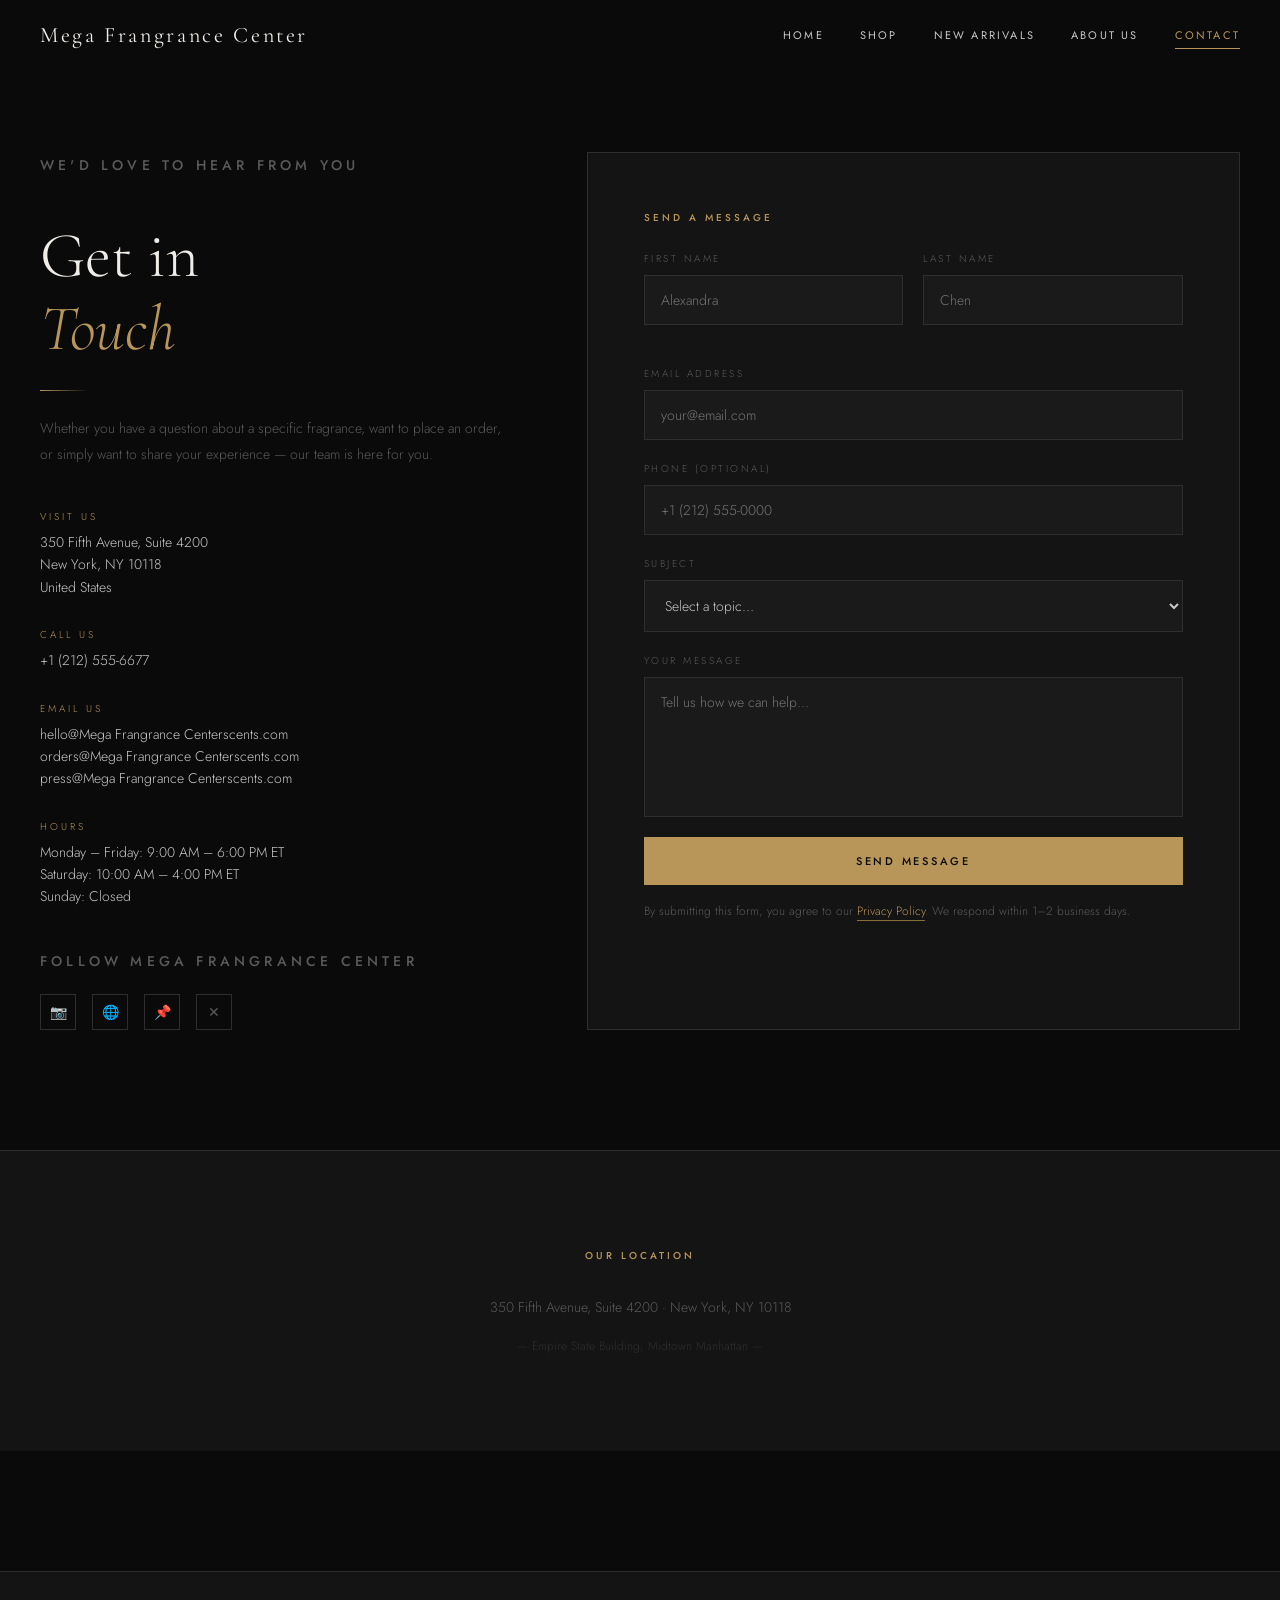
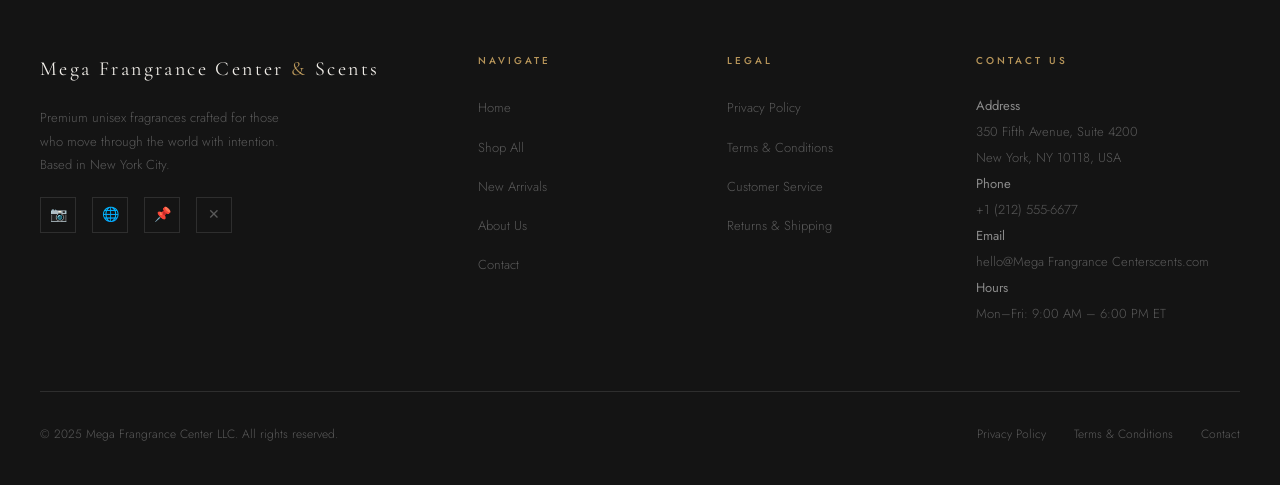
<file: contact.html>
<!DOCTYPE html>
<html lang="en">
<head>
  <meta charset="UTF-8">
  <meta name="viewport" content="width=device-width, initial-scale=1.0">
  <meta name="description" content="Contact Mega Frangrance Center — reach our team in New York for orders, inquiries, and press.">
  <title>Contact Us — Mega Frangrance Center</title>
  <link rel="icon" type="image/svg+xml" href="data:image/svg+xml,%3Csvg xmlns='http://www.w3.org/2000/svg' viewBox='0 0 32 32'%3E%3Ccircle cx='16' cy='16' r='15' fill='%230a0a0a' stroke='%23b8965a' stroke-width='1.5'/%3E%3Ctext x='50%25' y='55%25' text-anchor='middle' dominant-baseline='middle' fill='%23b8965a' font-size='14' font-family='Georgia,serif'%3EÆ%3C/text%3E%3C/svg%3E">
  <link rel="stylesheet" href="style.css">
</head>
<body>

<!-- ── HEADER ── -->
<header id="site-header">
  <div class="header-inner">
    <a href="index.html" class="logo">Mega Frangrance Center</a>
    <nav class="nav-links">
      <a href="index.html">Home</a>
      <a href="shop.html">Shop</a>
      <a href="new-arrivals.html">New Arrivals</a>
      <a href="about.html">About Us</a>
      <a href="contact.html">Contact</a>
    </nav>
    <button class="hamburger" id="hamburger-btn" aria-label="Open menu">
      <span></span><span></span><span></span>
    </button>
  </div>
</header>
<nav class="mobile-nav" id="mobile-nav">
  <a href="index.html">Home</a>
  <a href="shop.html">Shop</a>
  <a href="new-arrivals.html">New Arrivals</a>
  <a href="about.html">About Us</a>
  <a href="contact.html">Contact</a>
</nav>

<!-- ── CONTACT ── -->
<section class="contact-section">
  <div class="container">
    <div class="contact-layout">

      <!-- Left: Info -->
      <div class="contact-info fade-in">
        <p class="section-label">We'd Love to Hear From You</p>
        <h1>Get in<br><em style="font-style:italic;color:var(--gold)">Touch</em></h1>
        <div class="gold-divider"></div>
        <p>Whether you have a question about a specific fragrance, want to place an order, or simply want to share your experience — our team is here for you.</p>

        <div class="contact-detail">
          <div class="contact-item">
            <span>Visit Us</span>
            <p>350 Fifth Avenue, Suite 4200<br>New York, NY 10118<br>United States</p>
          </div>
          <div class="contact-item">
            <span>Call Us</span>
            <p>+1 (212) 555-6677</p>
          </div>
          <div class="contact-item">
            <span>Email Us</span>
            <p>hello@Mega Frangrance Centerscents.com<br>orders@Mega Frangrance Centerscents.com<br>press@Mega Frangrance Centerscents.com</p>
          </div>
          <div class="contact-item">
            <span>Hours</span>
            <p>Monday – Friday: 9:00 AM – 6:00 PM ET<br>Saturday: 10:00 AM – 4:00 PM ET<br>Sunday: Closed</p>
          </div>
        </div>

        <div style="margin-top:40px;">
          <p class="section-label" style="margin-bottom:12px;">Follow Mega Frangrance Center</p>
          <div class="social-links">
            <a href="contact.html" aria-label="Instagram" title="Instagram on Contact page">&#x1F4F7;</a>
            <a href="contact.html" aria-label="Facebook" title="Facebook on Contact page">&#x1F310;</a>
            <a href="contact.html" aria-label="Pinterest" title="Pinterest on Contact page">&#x1F4CC;</a>
            <a href="contact.html" aria-label="Twitter" title="Twitter on Contact page">&#x2715;</a>
          </div>
        </div>
      </div>

      <!-- Right: Form -->
      <div class="contact-form fade-in">
        <p class="section-label" style="margin-bottom:24px;">Send a Message</p>
        <form id="contact-form" novalidate>
          <div class="form-row">
            <div class="form-group">
              <label for="first-name">First Name</label>
              <input type="text" id="first-name" name="first-name" placeholder="Alexandra" required>
            </div>
            <div class="form-group">
              <label for="last-name">Last Name</label>
              <input type="text" id="last-name" name="last-name" placeholder="Chen" required>
            </div>
          </div>
          <div class="form-group">
            <label for="email">Email Address</label>
            <input type="email" id="email" name="email" placeholder="your@email.com" required>
          </div>
          <div class="form-group">
            <label for="phone">Phone (Optional)</label>
            <input type="tel" id="phone" name="phone" placeholder="+1 (212) 555-0000">
          </div>
          <div class="form-group">
            <label for="subject">Subject</label>
            <select id="subject" name="subject">
              <option value="">Select a topic…</option>
              <option value="order">Place an Order</option>
              <option value="product">Product Inquiry</option>
              <option value="returns">Returns &amp; Exchanges</option>
              <option value="wholesale">Wholesale</option>
              <option value="press">Press &amp; Media</option>
              <option value="other">Other</option>
            </select>
          </div>
          <div class="form-group">
            <label for="message">Your Message</label>
            <textarea id="message" name="message" placeholder="Tell us how we can help…" required></textarea>
          </div>
          <button type="submit" class="btn-dark" style="width:100%;padding:16px;font-size:11px;letter-spacing:0.25em;">Send Message</button>
          <p class="form-note">By submitting this form, you agree to our <a href="privacy.html" style="color:var(--gold);border-bottom:1px solid var(--gold-dark);">Privacy Policy</a>. We respond within 1–2 business days.</p>
        </form>
      </div>

    </div>
  </div>
</section>

<!-- ── MAP PLACEHOLDER ── -->
<section style="border-top:1px solid var(--border);background:var(--charcoal);">
  <div style="height:300px;display:flex;align-items:center;justify-content:center;flex-direction:column;gap:16px;">
    <p class="section-label">Our Location</p>
    <p style="font-size:14px;color:var(--muted);">350 Fifth Avenue, Suite 4200 · New York, NY 10118</p>
    <p style="font-size:12px;color:var(--border);">— Empire State Building, Midtown Manhattan —</p>
  </div>
</section>

<!-- ── FOOTER ── -->
<footer id="site-footer">
  <div class="container">
    <div class="footer-grid">
      <div class="footer-brand">
        <a href="index.html" class="logo">Mega Frangrance Center <span style="color:var(--gold)">&</span> Scents</a>
        <p>Premium unisex fragrances crafted for those who move through the world with intention. Based in New York City.</p>
        <div class="social-links">
          <a href="contact.html" aria-label="Instagram">&#x1F4F7;</a>
          <a href="contact.html" aria-label="Facebook">&#x1F310;</a>
          <a href="contact.html" aria-label="Pinterest">&#x1F4CC;</a>
          <a href="contact.html" aria-label="Twitter">&#x2715;</a>
        </div>
      </div>
      <div class="footer-col">
        <h4>Navigate</h4>
        <ul>
          <li><a href="index.html">Home</a></li>
          <li><a href="shop.html">Shop All</a></li>
          <li><a href="new-arrivals.html">New Arrivals</a></li>
          <li><a href="about.html">About Us</a></li>
          <li><a href="contact.html">Contact</a></li>
        </ul>
      </div>
      <div class="footer-col">
        <h4>Legal</h4>
        <ul>
          <li><a href="privacy.html">Privacy Policy</a></li>
          <li><a href="terms.html">Terms &amp; Conditions</a></li>
          <li><a href="contact.html">Customer Service</a></li>
          <li><a href="contact.html">Returns &amp; Shipping</a></li>
        </ul>
      </div>
      <div class="footer-col footer-contact">
        <h4>Contact Us</h4>
        <p><strong>Address</strong><br>350 Fifth Avenue, Suite 4200<br>New York, NY 10118, USA</p>
        <p><strong>Phone</strong><br>+1 (212) 555-6677</p>
        <p><strong>Email</strong><br>hello@Mega Frangrance Centerscents.com</p>
        <p><strong>Hours</strong><br>Mon–Fri: 9:00 AM – 6:00 PM ET</p>
      </div>
    </div>
    <div class="footer-bottom">
      <p>&copy; 2025 Mega Frangrance Center LLC. All rights reserved.</p>
      <div class="footer-bottom-links">
        <a href="privacy.html">Privacy Policy</a>
        <a href="terms.html">Terms &amp; Conditions</a>
        <a href="contact.html">Contact</a>
      </div>
    </div>
  </div>
</footer>

<script src="script.js"></script>
</body>
</html>
</file>
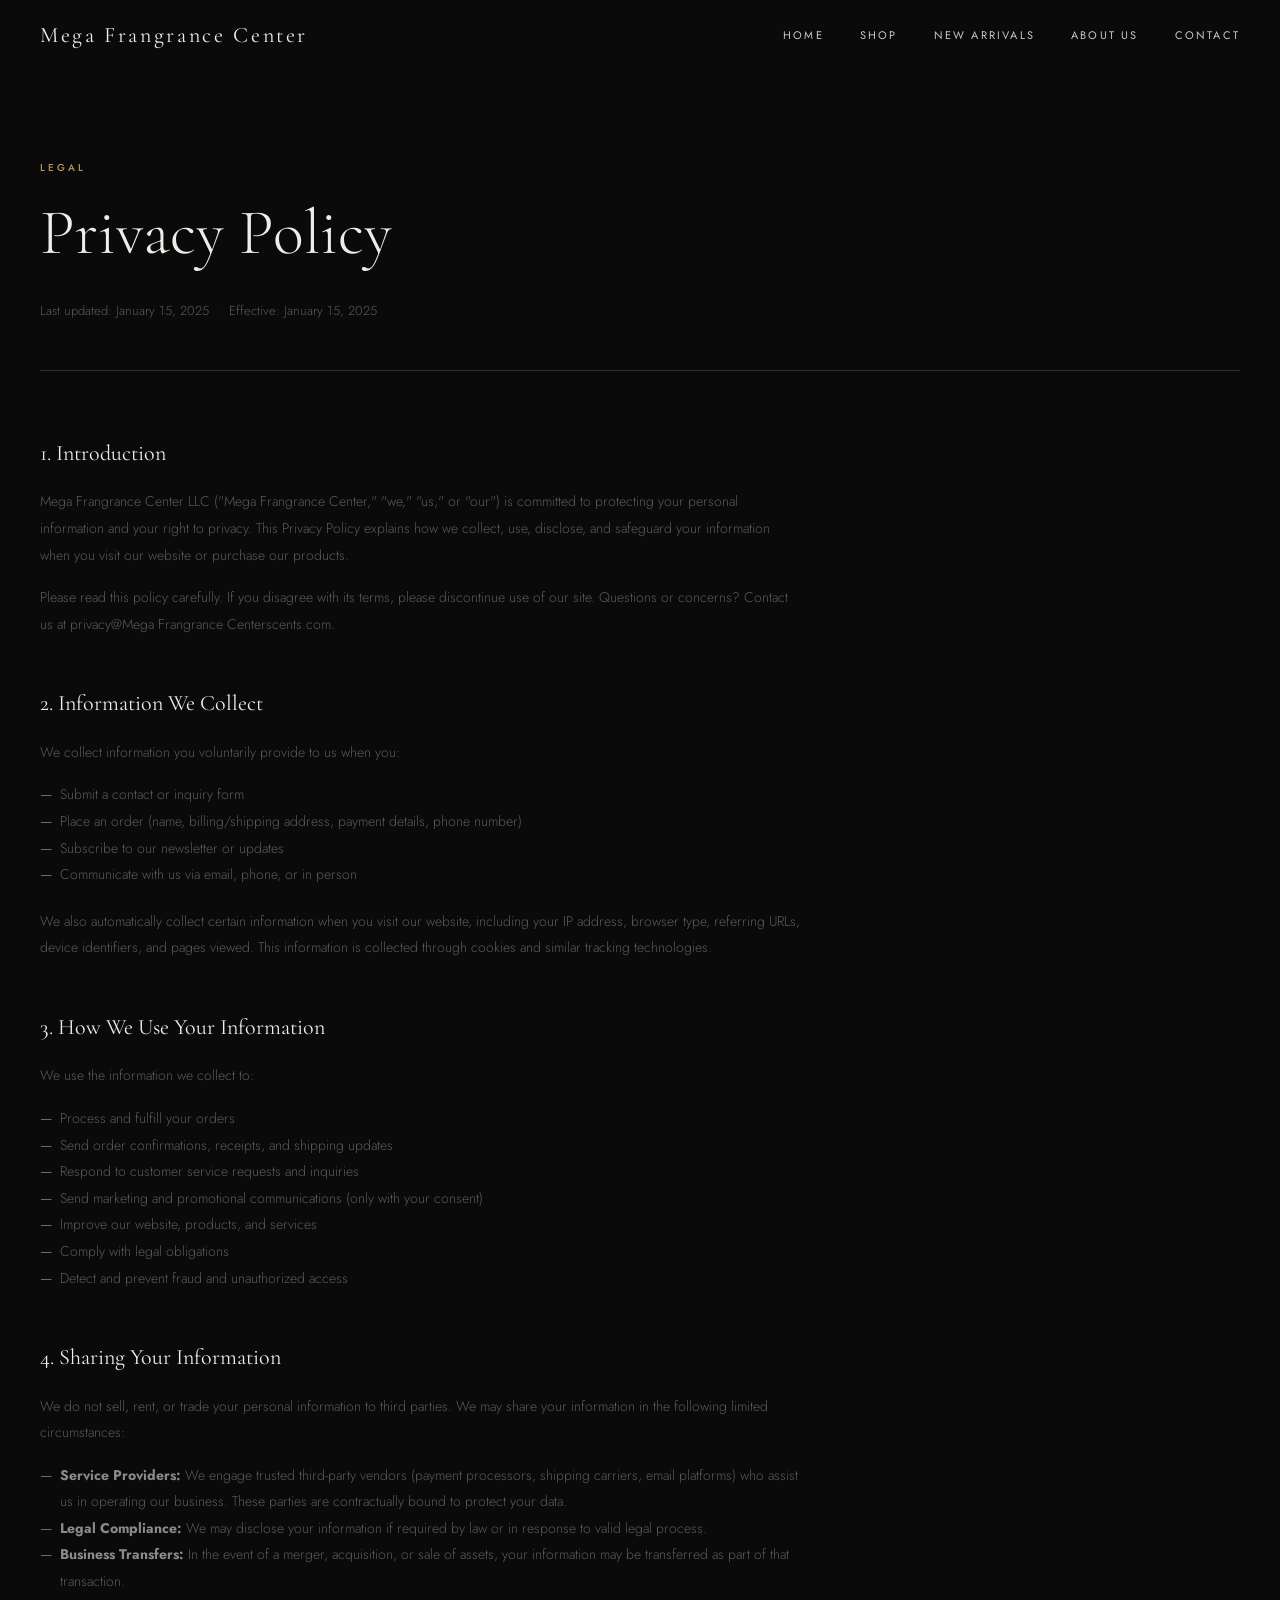
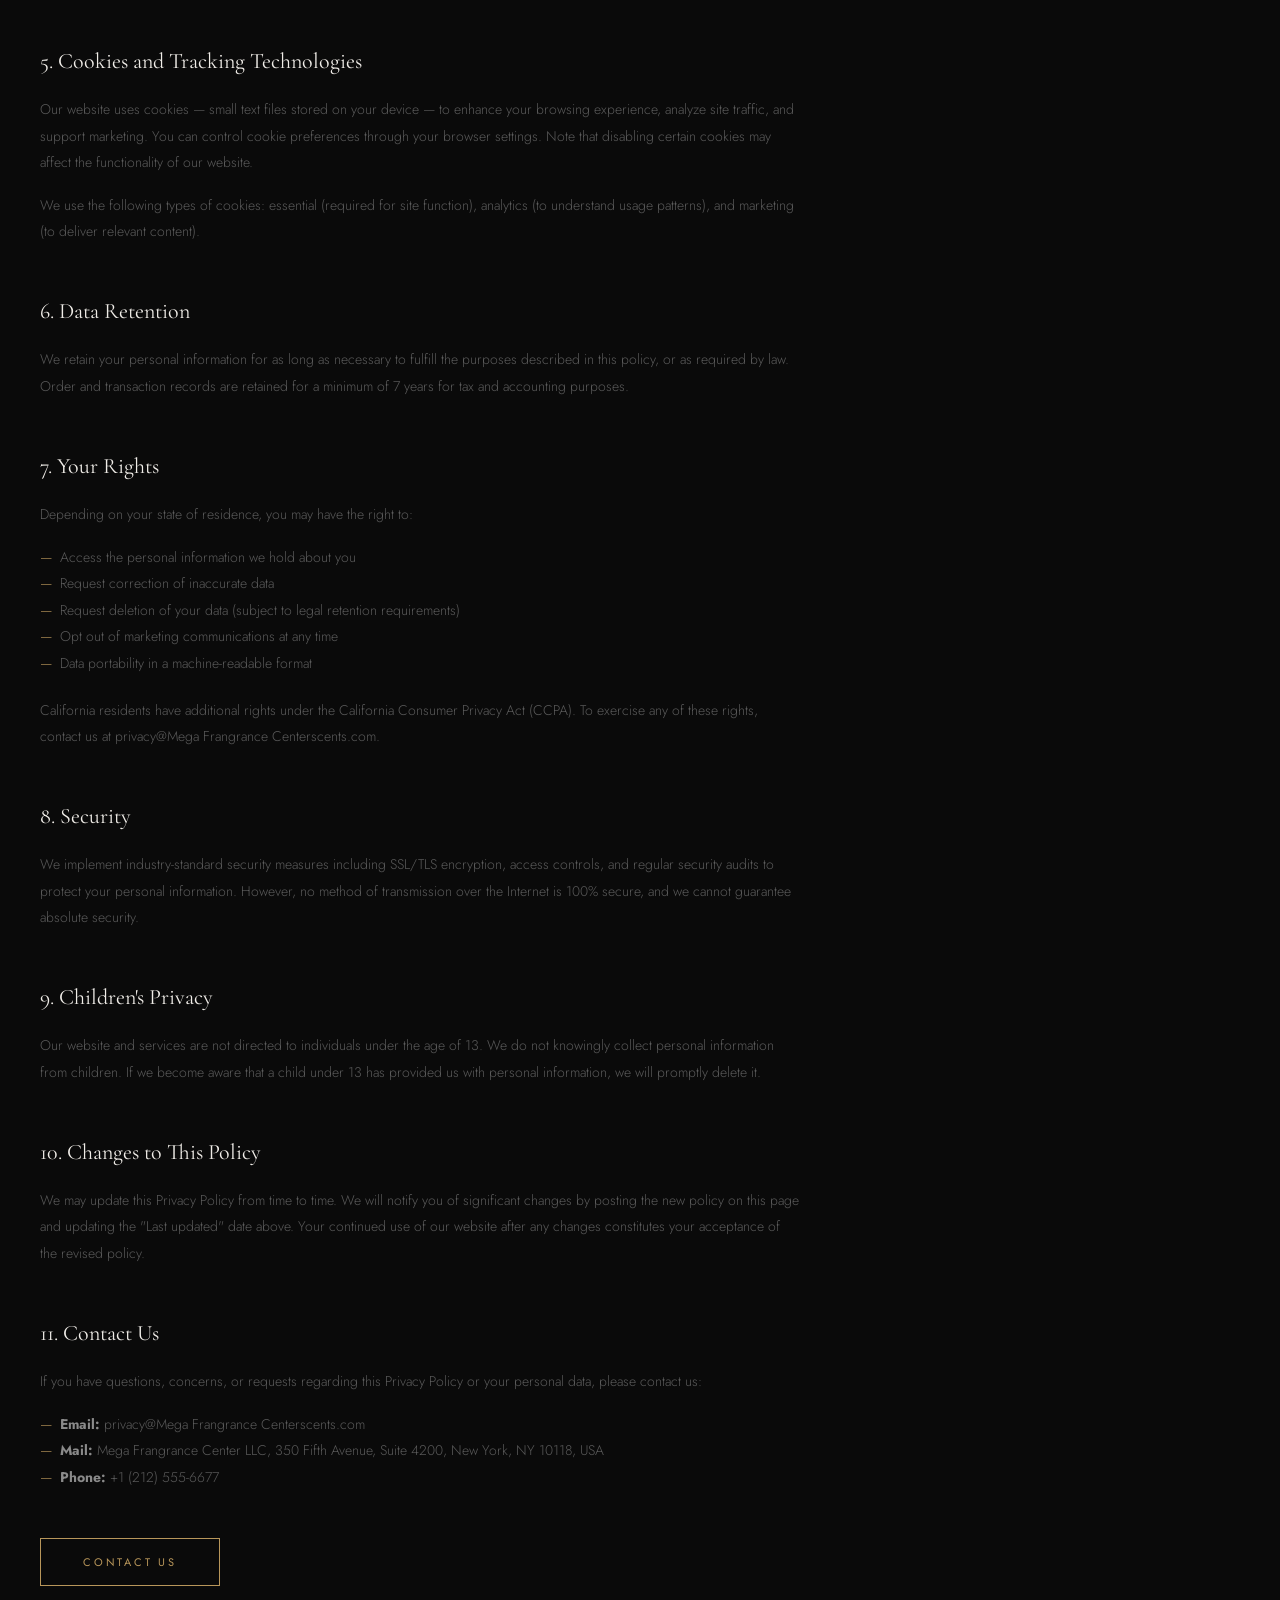
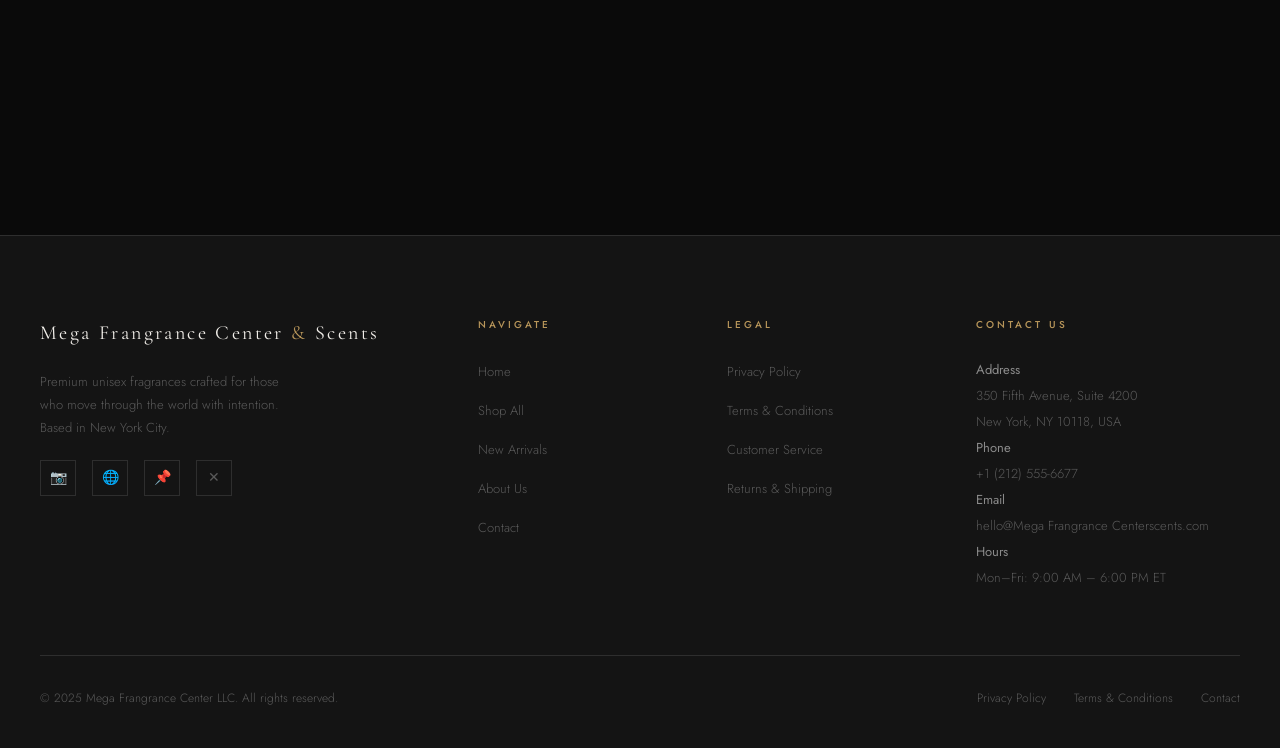
<file: privacy.html>
<!DOCTYPE html>
<html lang="en">
<head>
  <meta charset="UTF-8">
  <meta name="viewport" content="width=device-width, initial-scale=1.0">
  <meta name="description" content="Privacy Policy — Mega Frangrance Center. How we collect, use, and protect your personal information.">
  <title>Privacy Policy — Mega Frangrance Center</title>
  <link rel="icon" type="image/svg+xml" href="data:image/svg+xml,%3Csvg xmlns='http://www.w3.org/2000/svg' viewBox='0 0 32 32'%3E%3Ccircle cx='16' cy='16' r='15' fill='%230a0a0a' stroke='%23b8965a' stroke-width='1.5'/%3E%3Ctext x='50%25' y='55%25' text-anchor='middle' dominant-baseline='middle' fill='%23b8965a' font-size='14' font-family='Georgia,serif'%3EÆ%3C/text%3E%3C/svg%3E">
  <link rel="stylesheet" href="style.css">
</head>
<body>

<!-- ── HEADER ── -->
<header id="site-header">
  <div class="header-inner">
    <a href="index.html" class="logo">Mega Frangrance Center</a>
    <nav class="nav-links">
      <a href="index.html">Home</a>
      <a href="shop.html">Shop</a>
      <a href="new-arrivals.html">New Arrivals</a>
      <a href="about.html">About Us</a>
      <a href="contact.html">Contact</a>
    </nav>
    <button class="hamburger" id="hamburger-btn" aria-label="Open menu">
      <span></span><span></span><span></span>
    </button>
  </div>
</header>
<nav class="mobile-nav" id="mobile-nav">
  <a href="index.html">Home</a>
  <a href="shop.html">Shop</a>
  <a href="new-arrivals.html">New Arrivals</a>
  <a href="about.html">About Us</a>
  <a href="contact.html">Contact</a>
</nav>

<!-- ── LEGAL ── -->
<section class="legal-section">
  <div class="container">
    <div class="legal-header">
      <span class="section-label">Legal</span>
      <h1>Privacy Policy</h1>
      <p>Last updated: January 15, 2025 &nbsp;·&nbsp; Effective: January 15, 2025</p>
    </div>
    <div class="legal-content">

      <h2>1. Introduction</h2>
      <p>Mega Frangrance Center LLC ("Mega Frangrance Center," "we," "us," or "our") is committed to protecting your personal information and your right to privacy. This Privacy Policy explains how we collect, use, disclose, and safeguard your information when you visit our website or purchase our products.</p>
      <p>Please read this policy carefully. If you disagree with its terms, please discontinue use of our site. Questions or concerns? Contact us at privacy@Mega Frangrance Centerscents.com.</p>

      <h2>2. Information We Collect</h2>
      <p>We collect information you voluntarily provide to us when you:</p>
      <ul>
        <li>Submit a contact or inquiry form</li>
        <li>Place an order (name, billing/shipping address, payment details, phone number)</li>
        <li>Subscribe to our newsletter or updates</li>
        <li>Communicate with us via email, phone, or in person</li>
      </ul>
      <p>We also automatically collect certain information when you visit our website, including your IP address, browser type, referring URLs, device identifiers, and pages viewed. This information is collected through cookies and similar tracking technologies.</p>

      <h2>3. How We Use Your Information</h2>
      <p>We use the information we collect to:</p>
      <ul>
        <li>Process and fulfill your orders</li>
        <li>Send order confirmations, receipts, and shipping updates</li>
        <li>Respond to customer service requests and inquiries</li>
        <li>Send marketing and promotional communications (only with your consent)</li>
        <li>Improve our website, products, and services</li>
        <li>Comply with legal obligations</li>
        <li>Detect and prevent fraud and unauthorized access</li>
      </ul>

      <h2>4. Sharing Your Information</h2>
      <p>We do not sell, rent, or trade your personal information to third parties. We may share your information in the following limited circumstances:</p>
      <ul>
        <li><strong style="color:var(--silver)">Service Providers:</strong> We engage trusted third-party vendors (payment processors, shipping carriers, email platforms) who assist us in operating our business. These parties are contractually bound to protect your data.</li>
        <li><strong style="color:var(--silver)">Legal Compliance:</strong> We may disclose your information if required by law or in response to valid legal process.</li>
        <li><strong style="color:var(--silver)">Business Transfers:</strong> In the event of a merger, acquisition, or sale of assets, your information may be transferred as part of that transaction.</li>
      </ul>

      <h2>5. Cookies and Tracking Technologies</h2>
      <p>Our website uses cookies — small text files stored on your device — to enhance your browsing experience, analyze site traffic, and support marketing. You can control cookie preferences through your browser settings. Note that disabling certain cookies may affect the functionality of our website.</p>
      <p>We use the following types of cookies: essential (required for site function), analytics (to understand usage patterns), and marketing (to deliver relevant content).</p>

      <h2>6. Data Retention</h2>
      <p>We retain your personal information for as long as necessary to fulfill the purposes described in this policy, or as required by law. Order and transaction records are retained for a minimum of 7 years for tax and accounting purposes.</p>

      <h2>7. Your Rights</h2>
      <p>Depending on your state of residence, you may have the right to:</p>
      <ul>
        <li>Access the personal information we hold about you</li>
        <li>Request correction of inaccurate data</li>
        <li>Request deletion of your data (subject to legal retention requirements)</li>
        <li>Opt out of marketing communications at any time</li>
        <li>Data portability in a machine-readable format</li>
      </ul>
      <p>California residents have additional rights under the California Consumer Privacy Act (CCPA). To exercise any of these rights, contact us at privacy@Mega Frangrance Centerscents.com.</p>

      <h2>8. Security</h2>
      <p>We implement industry-standard security measures including SSL/TLS encryption, access controls, and regular security audits to protect your personal information. However, no method of transmission over the Internet is 100% secure, and we cannot guarantee absolute security.</p>

      <h2>9. Children's Privacy</h2>
      <p>Our website and services are not directed to individuals under the age of 13. We do not knowingly collect personal information from children. If we become aware that a child under 13 has provided us with personal information, we will promptly delete it.</p>

      <h2>10. Changes to This Policy</h2>
      <p>We may update this Privacy Policy from time to time. We will notify you of significant changes by posting the new policy on this page and updating the "Last updated" date above. Your continued use of our website after any changes constitutes your acceptance of the revised policy.</p>

      <h2>11. Contact Us</h2>
      <p>If you have questions, concerns, or requests regarding this Privacy Policy or your personal data, please contact us:</p>
      <ul>
        <li><strong style="color:var(--silver)">Email:</strong> privacy@Mega Frangrance Centerscents.com</li>
        <li><strong style="color:var(--silver)">Mail:</strong> Mega Frangrance Center LLC, 350 Fifth Avenue, Suite 4200, New York, NY 10118, USA</li>
        <li><strong style="color:var(--silver)">Phone:</strong> +1 (212) 555-6677</li>
      </ul>
      <br>
      <a href="contact.html" class="btn-primary"><span>Contact Us</span></a>
    </div>
  </div>
</section>

<!-- ── FOOTER ── -->
<footer id="site-footer">
  <div class="container">
    <div class="footer-grid">
      <div class="footer-brand">
        <a href="index.html" class="logo">Mega Frangrance Center <span style="color:var(--gold)">&</span> Scents</a>
        <p>Premium unisex fragrances crafted for those who move through the world with intention. Based in New York City.</p>
        <div class="social-links">
          <a href="contact.html" aria-label="Instagram">&#x1F4F7;</a>
          <a href="contact.html" aria-label="Facebook">&#x1F310;</a>
          <a href="contact.html" aria-label="Pinterest">&#x1F4CC;</a>
          <a href="contact.html" aria-label="Twitter">&#x2715;</a>
        </div>
      </div>
      <div class="footer-col">
        <h4>Navigate</h4>
        <ul>
          <li><a href="index.html">Home</a></li>
          <li><a href="shop.html">Shop All</a></li>
          <li><a href="new-arrivals.html">New Arrivals</a></li>
          <li><a href="about.html">About Us</a></li>
          <li><a href="contact.html">Contact</a></li>
        </ul>
      </div>
      <div class="footer-col">
        <h4>Legal</h4>
        <ul>
          <li><a href="privacy.html">Privacy Policy</a></li>
          <li><a href="terms.html">Terms &amp; Conditions</a></li>
          <li><a href="contact.html">Customer Service</a></li>
          <li><a href="contact.html">Returns &amp; Shipping</a></li>
        </ul>
      </div>
      <div class="footer-col footer-contact">
        <h4>Contact Us</h4>
        <p><strong>Address</strong><br>350 Fifth Avenue, Suite 4200<br>New York, NY 10118, USA</p>
        <p><strong>Phone</strong><br>+1 (212) 555-6677</p>
        <p><strong>Email</strong><br>hello@Mega Frangrance Centerscents.com</p>
        <p><strong>Hours</strong><br>Mon–Fri: 9:00 AM – 6:00 PM ET</p>
      </div>
    </div>
    <div class="footer-bottom">
      <p>&copy; 2025 Mega Frangrance Center LLC. All rights reserved.</p>
      <div class="footer-bottom-links">
        <a href="privacy.html">Privacy Policy</a>
        <a href="terms.html">Terms &amp; Conditions</a>
        <a href="contact.html">Contact</a>
      </div>
    </div>
  </div>
</footer>

<script src="script.js"></script>
</body>
</html>
</file>
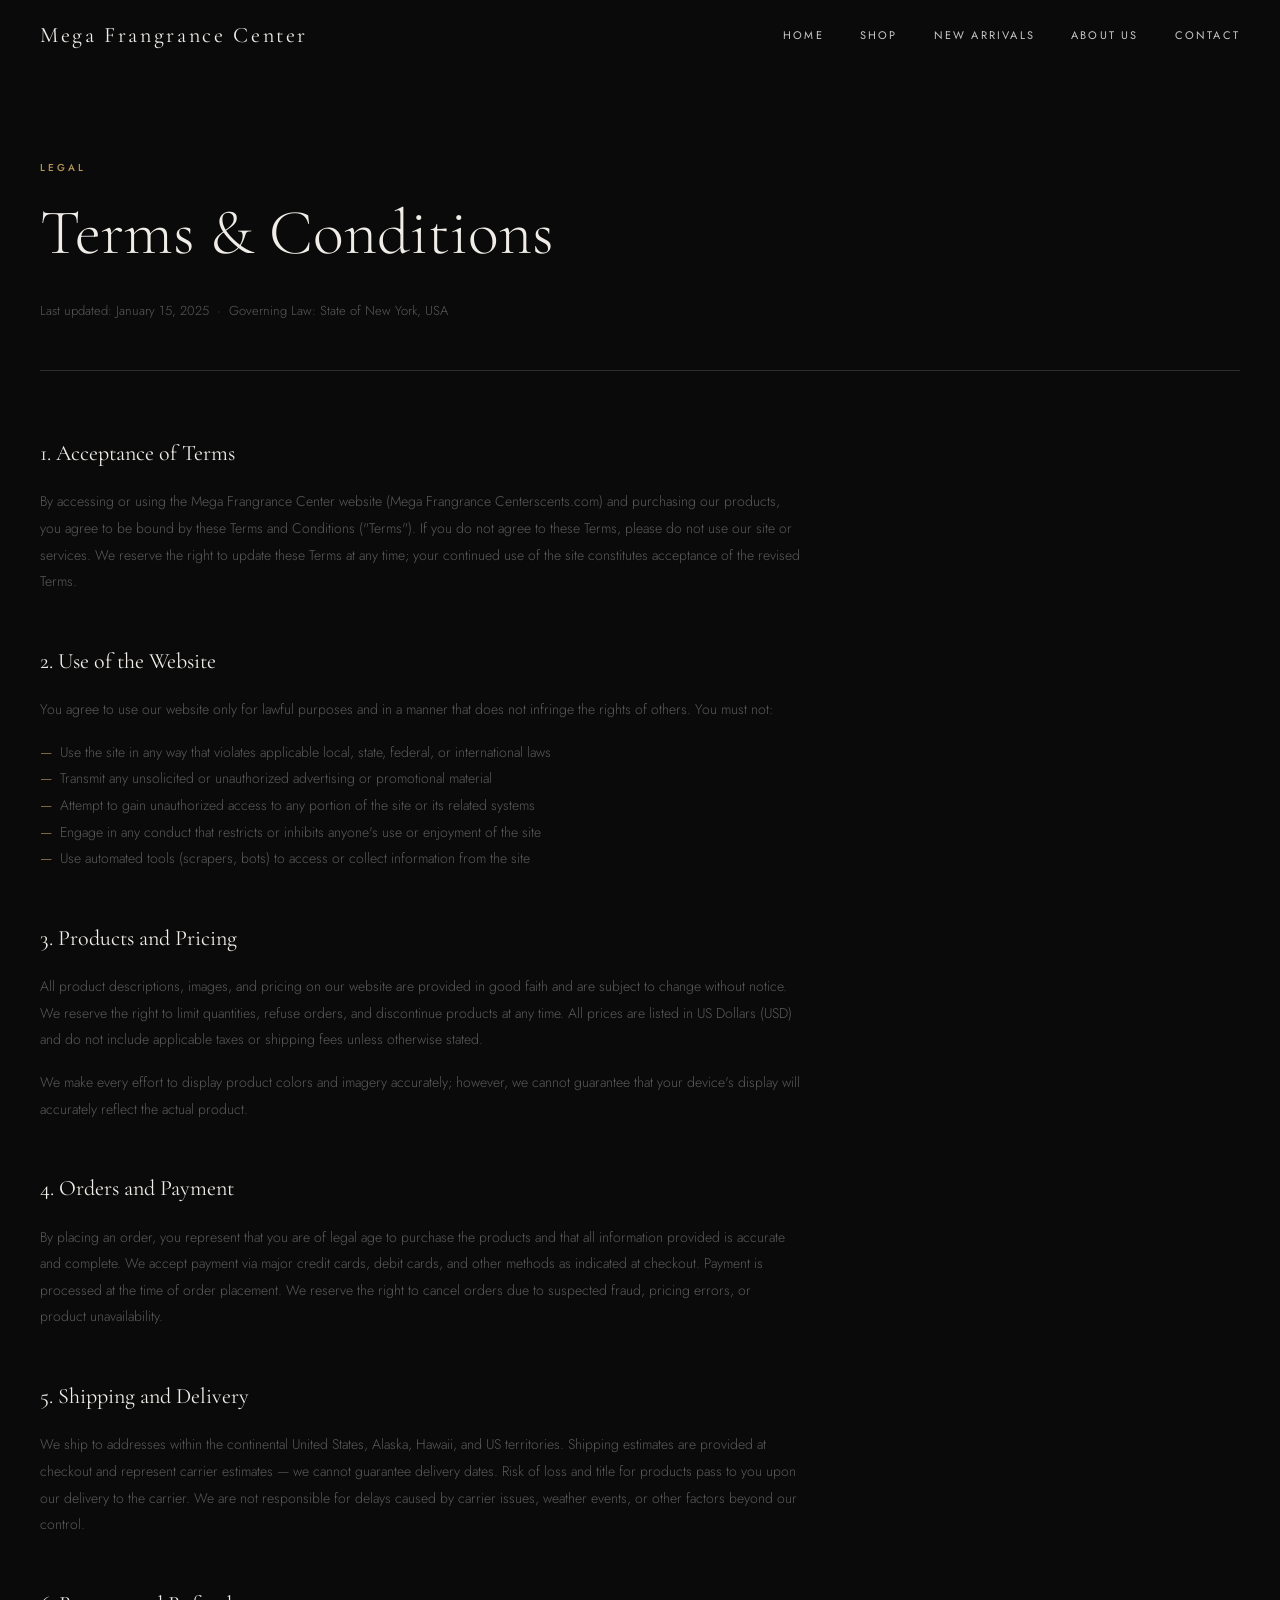
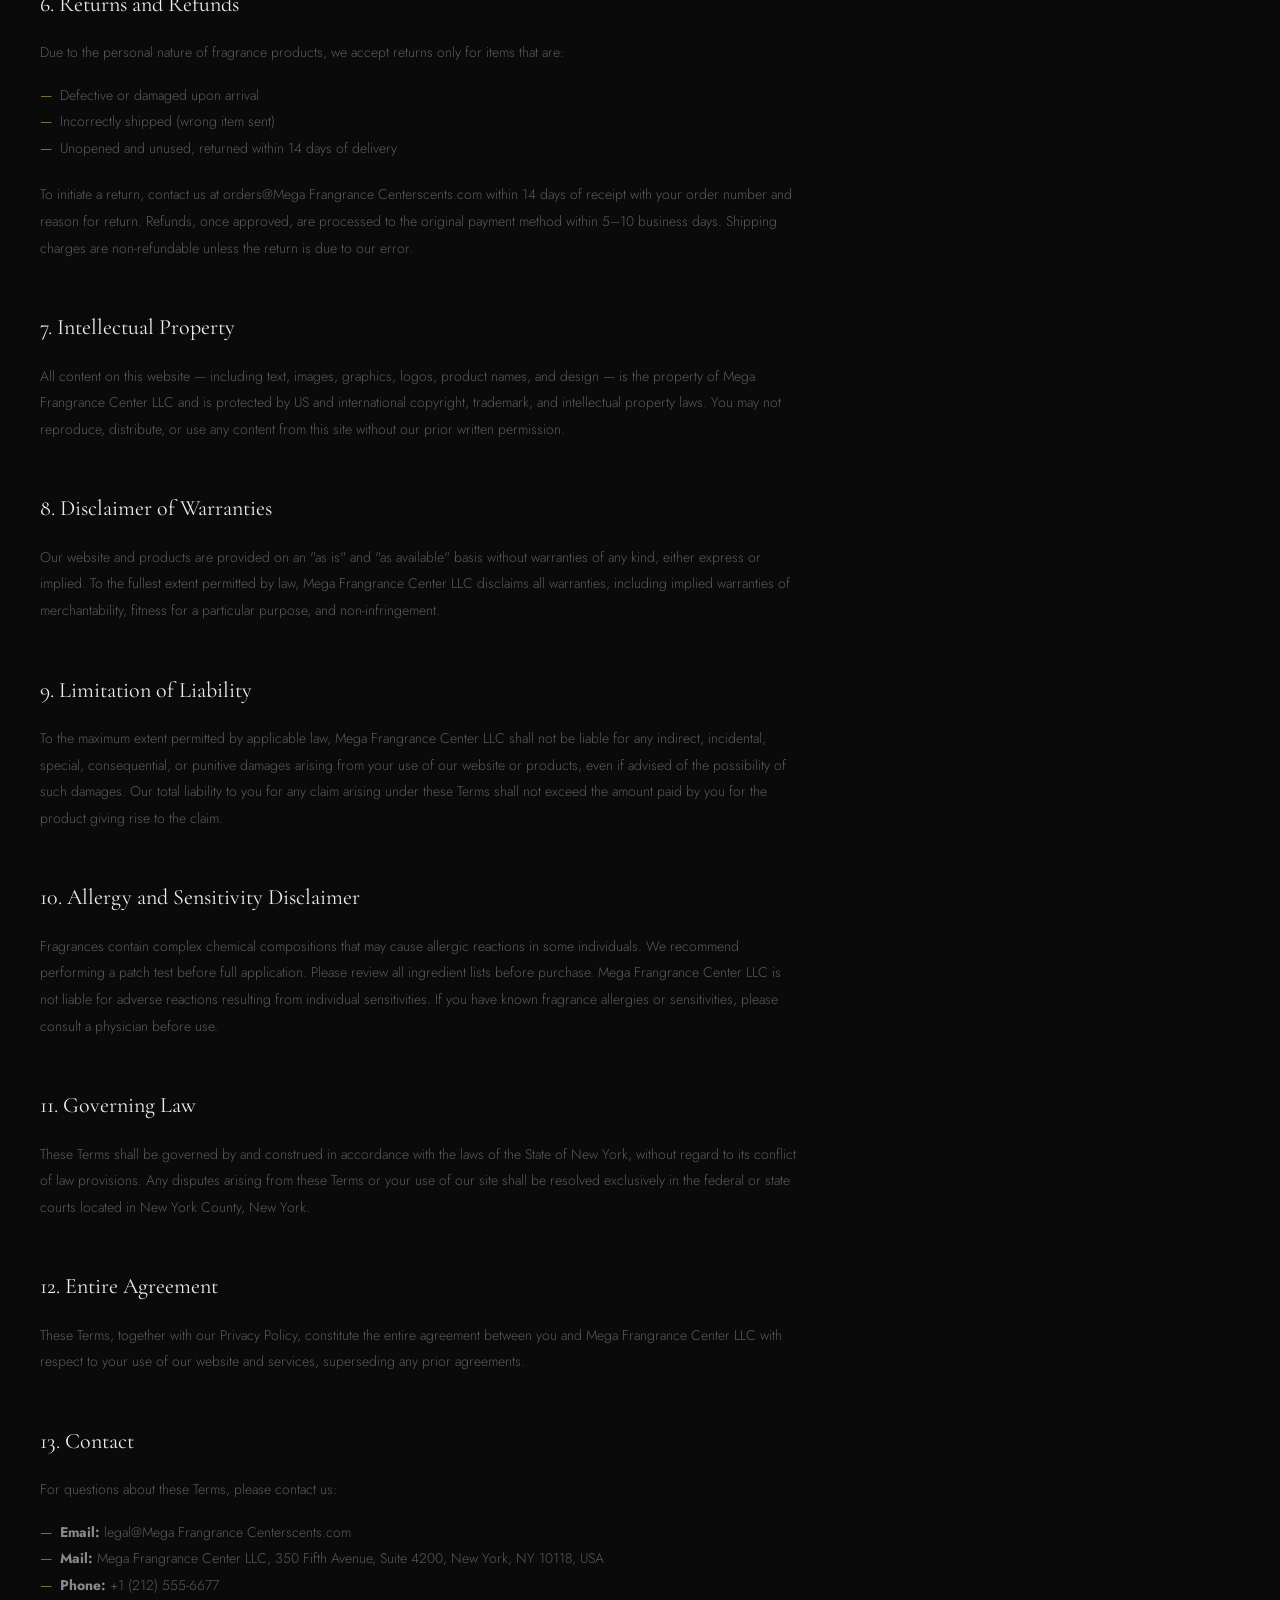
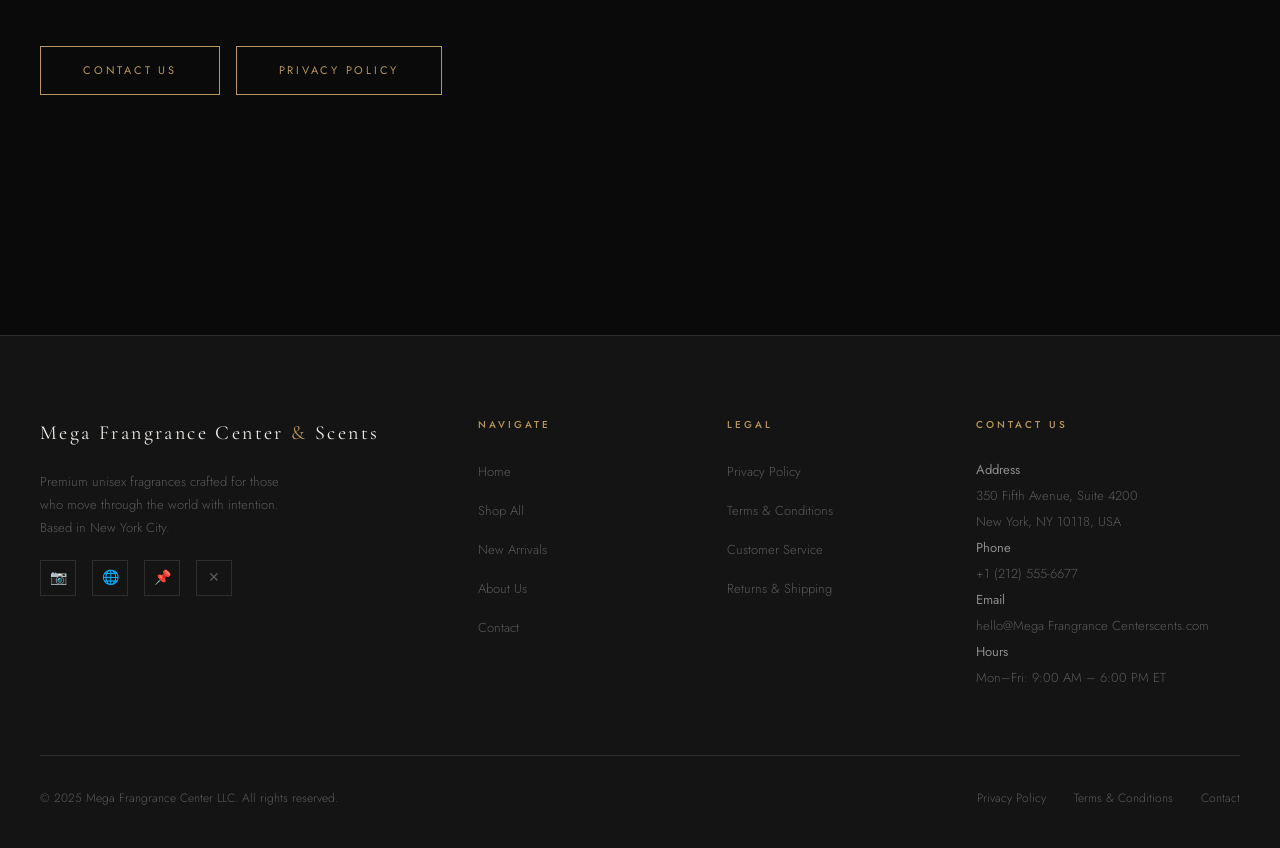
<file: terms.html>
<!DOCTYPE html>
<html lang="en">
<head>
  <meta charset="UTF-8">
  <meta name="viewport" content="width=device-width, initial-scale=1.0">
  <meta name="description" content="Terms and Conditions — Mega Frangrance Center. The terms governing use of our website and purchases.">
  <title>Terms &amp; Conditions — Mega Frangrance Center</title>
  <link rel="icon" type="image/svg+xml" href="data:image/svg+xml,%3Csvg xmlns='http://www.w3.org/2000/svg' viewBox='0 0 32 32'%3E%3Ccircle cx='16' cy='16' r='15' fill='%230a0a0a' stroke='%23b8965a' stroke-width='1.5'/%3E%3Ctext x='50%25' y='55%25' text-anchor='middle' dominant-baseline='middle' fill='%23b8965a' font-size='14' font-family='Georgia,serif'%3EÆ%3C/text%3E%3C/svg%3E">
  <link rel="stylesheet" href="style.css">
</head>
<body>

<!-- ── HEADER ── -->
<header id="site-header">
  <div class="header-inner">
    <a href="index.html" class="logo">Mega Frangrance Center</a>
    <nav class="nav-links">
      <a href="index.html">Home</a>
      <a href="shop.html">Shop</a>
      <a href="new-arrivals.html">New Arrivals</a>
      <a href="about.html">About Us</a>
      <a href="contact.html">Contact</a>
    </nav>
    <button class="hamburger" id="hamburger-btn" aria-label="Open menu">
      <span></span><span></span><span></span>
    </button>
  </div>
</header>
<nav class="mobile-nav" id="mobile-nav">
  <a href="index.html">Home</a>
  <a href="shop.html">Shop</a>
  <a href="new-arrivals.html">New Arrivals</a>
  <a href="about.html">About Us</a>
  <a href="contact.html">Contact</a>
</nav>

<!-- ── LEGAL ── -->
<section class="legal-section">
  <div class="container">
    <div class="legal-header">
      <span class="section-label">Legal</span>
      <h1>Terms &amp; Conditions</h1>
      <p>Last updated: January 15, 2025 &nbsp;·&nbsp; Governing Law: State of New York, USA</p>
    </div>
    <div class="legal-content">

      <h2>1. Acceptance of Terms</h2>
      <p>By accessing or using the Mega Frangrance Center website (Mega Frangrance Centerscents.com) and purchasing our products, you agree to be bound by these Terms and Conditions ("Terms"). If you do not agree to these Terms, please do not use our site or services. We reserve the right to update these Terms at any time; your continued use of the site constitutes acceptance of the revised Terms.</p>

      <h2>2. Use of the Website</h2>
      <p>You agree to use our website only for lawful purposes and in a manner that does not infringe the rights of others. You must not:</p>
      <ul>
        <li>Use the site in any way that violates applicable local, state, federal, or international laws</li>
        <li>Transmit any unsolicited or unauthorized advertising or promotional material</li>
        <li>Attempt to gain unauthorized access to any portion of the site or its related systems</li>
        <li>Engage in any conduct that restricts or inhibits anyone's use or enjoyment of the site</li>
        <li>Use automated tools (scrapers, bots) to access or collect information from the site</li>
      </ul>

      <h2>3. Products and Pricing</h2>
      <p>All product descriptions, images, and pricing on our website are provided in good faith and are subject to change without notice. We reserve the right to limit quantities, refuse orders, and discontinue products at any time. All prices are listed in US Dollars (USD) and do not include applicable taxes or shipping fees unless otherwise stated.</p>
      <p>We make every effort to display product colors and imagery accurately; however, we cannot guarantee that your device's display will accurately reflect the actual product.</p>

      <h2>4. Orders and Payment</h2>
      <p>By placing an order, you represent that you are of legal age to purchase the products and that all information provided is accurate and complete. We accept payment via major credit cards, debit cards, and other methods as indicated at checkout. Payment is processed at the time of order placement. We reserve the right to cancel orders due to suspected fraud, pricing errors, or product unavailability.</p>

      <h2>5. Shipping and Delivery</h2>
      <p>We ship to addresses within the continental United States, Alaska, Hawaii, and US territories. Shipping estimates are provided at checkout and represent carrier estimates — we cannot guarantee delivery dates. Risk of loss and title for products pass to you upon our delivery to the carrier. We are not responsible for delays caused by carrier issues, weather events, or other factors beyond our control.</p>

      <h2>6. Returns and Refunds</h2>
      <p>Due to the personal nature of fragrance products, we accept returns only for items that are:</p>
      <ul>
        <li>Defective or damaged upon arrival</li>
        <li>Incorrectly shipped (wrong item sent)</li>
        <li>Unopened and unused, returned within 14 days of delivery</li>
      </ul>
      <p>To initiate a return, contact us at orders@Mega Frangrance Centerscents.com within 14 days of receipt with your order number and reason for return. Refunds, once approved, are processed to the original payment method within 5–10 business days. Shipping charges are non-refundable unless the return is due to our error.</p>

      <h2>7. Intellectual Property</h2>
      <p>All content on this website — including text, images, graphics, logos, product names, and design — is the property of Mega Frangrance Center LLC and is protected by US and international copyright, trademark, and intellectual property laws. You may not reproduce, distribute, or use any content from this site without our prior written permission.</p>

      <h2>8. Disclaimer of Warranties</h2>
      <p>Our website and products are provided on an "as is" and "as available" basis without warranties of any kind, either express or implied. To the fullest extent permitted by law, Mega Frangrance Center LLC disclaims all warranties, including implied warranties of merchantability, fitness for a particular purpose, and non-infringement.</p>

      <h2>9. Limitation of Liability</h2>
      <p>To the maximum extent permitted by applicable law, Mega Frangrance Center LLC shall not be liable for any indirect, incidental, special, consequential, or punitive damages arising from your use of our website or products, even if advised of the possibility of such damages. Our total liability to you for any claim arising under these Terms shall not exceed the amount paid by you for the product giving rise to the claim.</p>

      <h2>10. Allergy and Sensitivity Disclaimer</h2>
      <p>Fragrances contain complex chemical compositions that may cause allergic reactions in some individuals. We recommend performing a patch test before full application. Please review all ingredient lists before purchase. Mega Frangrance Center LLC is not liable for adverse reactions resulting from individual sensitivities. If you have known fragrance allergies or sensitivities, please consult a physician before use.</p>

      <h2>11. Governing Law</h2>
      <p>These Terms shall be governed by and construed in accordance with the laws of the State of New York, without regard to its conflict of law provisions. Any disputes arising from these Terms or your use of our site shall be resolved exclusively in the federal or state courts located in New York County, New York.</p>

      <h2>12. Entire Agreement</h2>
      <p>These Terms, together with our Privacy Policy, constitute the entire agreement between you and Mega Frangrance Center LLC with respect to your use of our website and services, superseding any prior agreements.</p>

      <h2>13. Contact</h2>
      <p>For questions about these Terms, please contact us:</p>
      <ul>
        <li><strong style="color:var(--silver)">Email:</strong> legal@Mega Frangrance Centerscents.com</li>
        <li><strong style="color:var(--silver)">Mail:</strong> Mega Frangrance Center LLC, 350 Fifth Avenue, Suite 4200, New York, NY 10118, USA</li>
        <li><strong style="color:var(--silver)">Phone:</strong> +1 (212) 555-6677</li>
      </ul>
      <br>
      <div style="display:flex;gap:16px;flex-wrap:wrap;">
        <a href="contact.html" class="btn-primary"><span>Contact Us</span></a>
        <a href="privacy.html" class="btn-primary"><span>Privacy Policy</span></a>
      </div>
    </div>
  </div>
</section>

<!-- ── FOOTER ── -->
<footer id="site-footer">
  <div class="container">
    <div class="footer-grid">
      <div class="footer-brand">
        <a href="index.html" class="logo">Mega Frangrance Center <span style="color:var(--gold)">&</span> Scents</a>
        <p>Premium unisex fragrances crafted for those who move through the world with intention. Based in New York City.</p>
        <div class="social-links">
          <a href="contact.html" aria-label="Instagram">&#x1F4F7;</a>
          <a href="contact.html" aria-label="Facebook">&#x1F310;</a>
          <a href="contact.html" aria-label="Pinterest">&#x1F4CC;</a>
          <a href="contact.html" aria-label="Twitter">&#x2715;</a>
        </div>
      </div>
      <div class="footer-col">
        <h4>Navigate</h4>
        <ul>
          <li><a href="index.html">Home</a></li>
          <li><a href="shop.html">Shop All</a></li>
          <li><a href="new-arrivals.html">New Arrivals</a></li>
          <li><a href="about.html">About Us</a></li>
          <li><a href="contact.html">Contact</a></li>
        </ul>
      </div>
      <div class="footer-col">
        <h4>Legal</h4>
        <ul>
          <li><a href="privacy.html">Privacy Policy</a></li>
          <li><a href="terms.html">Terms &amp; Conditions</a></li>
          <li><a href="contact.html">Customer Service</a></li>
          <li><a href="contact.html">Returns &amp; Shipping</a></li>
        </ul>
      </div>
      <div class="footer-col footer-contact">
        <h4>Contact Us</h4>
        <p><strong>Address</strong><br>350 Fifth Avenue, Suite 4200<br>New York, NY 10118, USA</p>
        <p><strong>Phone</strong><br>+1 (212) 555-6677</p>
        <p><strong>Email</strong><br>hello@Mega Frangrance Centerscents.com</p>
        <p><strong>Hours</strong><br>Mon–Fri: 9:00 AM – 6:00 PM ET</p>
      </div>
    </div>
    <div class="footer-bottom">
      <p>&copy; 2025 Mega Frangrance Center LLC. All rights reserved.</p>
      <div class="footer-bottom-links">
        <a href="privacy.html">Privacy Policy</a>
        <a href="terms.html">Terms &amp; Conditions</a>
        <a href="contact.html">Contact</a>
      </div>
    </div>
  </div>
</footer>

<script src="script.js"></script>
</body>
</html>
</file>
<file: style.css>
/* ============================================================
   AETHER SCENTS — Global Stylesheet
   Aesthetic: Dark luxury, editorial minimalism, refined gold
   ============================================================ */

@import url('https://fonts.googleapis.com/css2?family=Cormorant+Garamond:ital,wght@0,300;0,400;0,500;0,600;1,300;1,400&family=Jost:wght@200;300;400;500&display=swap');

/* ── CSS Variables ── */
:root {
  --black:       #0a0a0a;
  --charcoal:    #141414;
  --dark:        #1a1a1a;
  --mid:         #2a2a2a;
  --border:      #2e2e2e;
  --muted:       #5a5a5a;
  --silver:      #8a8a8a;
  --light-gray:  #c8c8c8;
  --off-white:   #f0ede8;
  --white:       #ffffff;
  --gold:        #b8965a;
  --gold-light:  #d4a96a;
  --gold-dark:   #8a6e3a;

  --font-serif:  'Cormorant Garamond', Georgia, serif;
  --font-sans:   'Jost', sans-serif;

  --transition:  0.35s cubic-bezier(0.4, 0, 0.2, 1);
  --transition-slow: 0.6s cubic-bezier(0.4, 0, 0.2, 1);

  --max-width:   1280px;
  --header-h:    72px;
}

/* ── Reset ── */
*, *::before, *::after { box-sizing: border-box; margin: 0; padding: 0; }

html { scroll-behavior: smooth; font-size: 16px; }

body {
  background: var(--black);
  color: var(--light-gray);
  font-family: var(--font-sans);
  font-weight: 300;
  line-height: 1.7;
  -webkit-font-smoothing: antialiased;
  overflow-x: hidden;
}

img { display: block; max-width: 100%; }
a { color: inherit; text-decoration: none; }
ul { list-style: none; }
button { cursor: pointer; border: none; background: none; font-family: inherit; }

/* ── Utility ── */
.container {
  max-width: var(--max-width);
  margin: 0 auto;
  padding: 0 40px;
}

.section-label {
  font-family: var(--font-sans);
  font-size: 10px;
  font-weight: 500;
  letter-spacing: 0.3em;
  text-transform: uppercase;
  color: var(--gold);
  margin-bottom: 16px;
}

.section-title {
  font-family: var(--font-serif);
  font-size: clamp(2rem, 4vw, 3.2rem);
  font-weight: 300;
  color: var(--off-white);
  line-height: 1.2;
  margin-bottom: 20px;
}

.section-subtitle {
  font-size: 14px;
  color: var(--silver);
  max-width: 520px;
  line-height: 1.8;
}

.gold-divider {
  width: 48px;
  height: 1px;
  background: linear-gradient(90deg, var(--gold), transparent);
  margin: 24px 0;
}

.btn-primary {
  display: inline-block;
  padding: 14px 42px;
  background: transparent;
  border: 1px solid var(--gold);
  color: var(--gold);
  font-family: var(--font-sans);
  font-size: 11px;
  font-weight: 400;
  letter-spacing: 0.25em;
  text-transform: uppercase;
  transition: var(--transition);
  position: relative;
  overflow: hidden;
}

.btn-primary::before {
  content: '';
  position: absolute;
  inset: 0;
  background: var(--gold);
  transform: translateX(-101%);
  transition: var(--transition);
  z-index: 0;
}

.btn-primary:hover::before { transform: translateX(0); }
.btn-primary:hover { color: var(--black); }
.btn-primary span { position: relative; z-index: 1; }

.btn-dark {
  display: inline-block;
  padding: 14px 42px;
  background: var(--gold);
  color: var(--black);
  font-family: var(--font-sans);
  font-size: 11px;
  font-weight: 500;
  letter-spacing: 0.25em;
  text-transform: uppercase;
  transition: var(--transition);
}

.btn-dark:hover {
  background: var(--gold-light);
}

/* ── Header ── */
#site-header {
  position: fixed;
  top: 0;
  left: 0;
  right: 0;
  height: var(--header-h);
  z-index: 1000;
  transition: var(--transition);
  border-bottom: 1px solid transparent;
}

#site-header.scrolled {
  background: rgba(10,10,10,0.96);
  border-bottom-color: var(--border);
  backdrop-filter: blur(12px);
}

.header-inner {
  max-width: var(--max-width);
  margin: 0 auto;
  padding: 0 40px;
  height: 100%;
  display: flex;
  align-items: center;
  justify-content: space-between;
}

.logo {
  font-family: var(--font-serif);
  font-size: 22px;
  font-weight: 400;
  letter-spacing: 0.12em;
  color: var(--off-white);
  transition: color var(--transition);
}

.logo span { color: var(--gold); }
.logo:hover { color: var(--gold); }

.nav-links {
  display: flex;
  gap: 36px;
  align-items: center;
}

.nav-links a {
  font-size: 11px;
  font-weight: 400;
  letter-spacing: 0.2em;
  text-transform: uppercase;
  color: var(--light-gray);
  position: relative;
  transition: color var(--transition);
}

.nav-links a::after {
  content: '';
  position: absolute;
  bottom: -4px;
  left: 0;
  width: 0;
  height: 1px;
  background: var(--gold);
  transition: width var(--transition);
}

.nav-links a:hover { color: var(--gold); }
.nav-links a:hover::after { width: 100%; }
.nav-links a.active { color: var(--gold); }
.nav-links a.active::after { width: 100%; }

.hamburger {
  display: none;
  flex-direction: column;
  gap: 5px;
  padding: 4px;
  cursor: pointer;
}

.hamburger span {
  display: block;
  width: 24px;
  height: 1px;
  background: var(--light-gray);
  transition: var(--transition);
}

/* ── Mobile Nav ── */
.mobile-nav {
  display: none;
  position: fixed;
  top: var(--header-h);
  left: 0;
  right: 0;
  background: rgba(10,10,10,0.98);
  backdrop-filter: blur(16px);
  border-bottom: 1px solid var(--border);
  padding: 32px 40px;
  z-index: 999;
  flex-direction: column;
  gap: 24px;
}

.mobile-nav.open { display: flex; }

.mobile-nav a {
  font-size: 13px;
  letter-spacing: 0.2em;
  text-transform: uppercase;
  color: var(--light-gray);
  transition: color var(--transition);
}

.mobile-nav a:hover { color: var(--gold); }

/* ── Footer ── */
#site-footer {
  background: var(--charcoal);
  border-top: 1px solid var(--border);
  padding: 80px 0 40px;
  margin-top: 120px;
}

.footer-grid {
  display: grid;
  grid-template-columns: 2fr 1fr 1fr 1.4fr;
  gap: 60px;
  margin-bottom: 64px;
}

.footer-brand .logo {
  font-size: 20px;
  margin-bottom: 20px;
  display: block;
}

.footer-brand p {
  font-size: 13px;
  color: var(--muted);
  line-height: 1.8;
  max-width: 260px;
}

.footer-col h4 {
  font-family: var(--font-sans);
  font-size: 10px;
  font-weight: 500;
  letter-spacing: 0.3em;
  text-transform: uppercase;
  color: var(--gold);
  margin-bottom: 24px;
}

.footer-col ul { display: flex; flex-direction: column; gap: 12px; }

.footer-col ul a {
  font-size: 13px;
  color: var(--muted);
  transition: color var(--transition);
}

.footer-col ul a:hover { color: var(--light-gray); }

.footer-contact p {
  font-size: 13px;
  color: var(--muted);
  line-height: 2;
}

.footer-contact p strong {
  color: var(--silver);
  font-weight: 400;
}

.social-links {
  display: flex;
  gap: 16px;
  margin-top: 20px;
}

.social-links a {
  width: 36px;
  height: 36px;
  border: 1px solid var(--border);
  display: flex;
  align-items: center;
  justify-content: center;
  color: var(--muted);
  font-size: 14px;
  transition: var(--transition);
}

.social-links a:hover {
  border-color: var(--gold);
  color: var(--gold);
}

.footer-bottom {
  padding-top: 32px;
  border-top: 1px solid var(--border);
  display: flex;
  justify-content: space-between;
  align-items: center;
}

.footer-bottom p {
  font-size: 12px;
  color: var(--muted);
}

.footer-bottom-links {
  display: flex;
  gap: 28px;
}

.footer-bottom-links a {
  font-size: 12px;
  color: var(--muted);
  transition: color var(--transition);
}

.footer-bottom-links a:hover { color: var(--light-gray); }

/* ── Hero (Home) ── */
.hero {
  position: relative;
  height: 100vh;
  min-height: 700px;
  display: flex;
  align-items: center;
  overflow: hidden;
}

.hero-bg {
  position: absolute;
  inset: 0;
  background-image: url('https://images.unsplash.com/photo-1541643600914-78b084683702?w=1800&q=80');
  background-size: cover;
  background-position: center 30%;
  transform: scale(1.05);
  transition: transform 8s ease-out;
}

.hero-bg::after {
  content: '';
  position: absolute;
  inset: 0;
  background: linear-gradient(
    135deg,
    rgba(10,10,10,0.82) 0%,
    rgba(10,10,10,0.55) 50%,
    rgba(10,10,10,0.75) 100%
  );
}

.hero.loaded .hero-bg { transform: scale(1); }

.hero-content {
  position: relative;
  z-index: 2;
  max-width: var(--max-width);
  margin: 0 auto;
  padding: 0 40px;
  width: 100%;
}

.hero-eyebrow {
  font-size: 10px;
  letter-spacing: 0.4em;
  text-transform: uppercase;
  color: var(--gold);
  margin-bottom: 24px;
  opacity: 0;
  animation: fadeUp 0.8s 0.3s forwards;
}

.hero-title {
  font-family: var(--font-serif);
  font-size: clamp(3.5rem, 8vw, 7rem);
  font-weight: 300;
  color: var(--off-white);
  line-height: 1.05;
  margin-bottom: 28px;
  opacity: 0;
  animation: fadeUp 0.8s 0.5s forwards;
}

.hero-title em {
  font-style: italic;
  color: var(--gold);
}

.hero-tagline {
  font-size: 15px;
  font-weight: 300;
  color: var(--light-gray);
  margin-bottom: 48px;
  letter-spacing: 0.05em;
  opacity: 0;
  animation: fadeUp 0.8s 0.7s forwards;
}

.hero-cta {
  opacity: 0;
  animation: fadeUp 0.8s 0.9s forwards;
}

.hero-scroll {
  position: absolute;
  bottom: 40px;
  left: 50%;
  transform: translateX(-50%);
  display: flex;
  flex-direction: column;
  align-items: center;
  gap: 10px;
  color: var(--muted);
  font-size: 10px;
  letter-spacing: 0.25em;
  text-transform: uppercase;
  animation: float 2s ease-in-out infinite;
}

.scroll-line {
  width: 1px;
  height: 48px;
  background: linear-gradient(to bottom, var(--gold), transparent);
}

@keyframes fadeUp {
  from { opacity: 0; transform: translateY(30px); }
  to   { opacity: 1; transform: translateY(0); }
}

@keyframes float {
  0%, 100% { transform: translateX(-50%) translateY(0); }
  50%       { transform: translateX(-50%) translateY(8px); }
}

/* ── Fade In on Scroll ── */
.fade-in {
  opacity: 0;
  transform: translateY(40px);
  transition: opacity 0.7s ease, transform 0.7s ease;
}

.fade-in.visible {
  opacity: 1;
  transform: translateY(0);
}

/* ── Featured Fragrances ── */
.section-featured {
  padding: 120px 0;
  background: var(--black);
}

.section-header {
  display: flex;
  justify-content: space-between;
  align-items: flex-end;
  margin-bottom: 64px;
}

.section-header-left {}

.products-grid {
  display: grid;
  grid-template-columns: repeat(4, 1fr);
  gap: 2px;
}

.product-card {
  background: var(--charcoal);
  cursor: pointer;
  overflow: hidden;
  position: relative;
  group: true;
  transition: transform var(--transition);
}

.product-card:hover { transform: translateY(-4px); }

.product-img-wrap {
  position: relative;
  aspect-ratio: 3/4;
  overflow: hidden;
  background: var(--dark);
}

.product-img-wrap img {
  width: 100%;
  height: 100%;
  object-fit: cover;
  transition: transform var(--transition-slow);
}

.product-card:hover .product-img-wrap img { transform: scale(1.06); }

.product-overlay {
  position: absolute;
  inset: 0;
  background: rgba(10,10,10,0.5);
  display: flex;
  align-items: center;
  justify-content: center;
  opacity: 0;
  transition: var(--transition);
}

.product-overlay span {
  font-size: 10px;
  letter-spacing: 0.3em;
  text-transform: uppercase;
  color: var(--off-white);
  border-bottom: 1px solid var(--gold);
  padding-bottom: 4px;
}

.product-card:hover .product-overlay { opacity: 1; }

.product-info {
  padding: 24px 24px 28px;
}

.product-name {
  font-family: var(--font-serif);
  font-size: 18px;
  font-weight: 400;
  color: var(--off-white);
  margin-bottom: 6px;
}

.product-notes {
  font-size: 11px;
  color: var(--muted);
  letter-spacing: 0.1em;
  text-transform: uppercase;
  margin-bottom: 14px;
}

.product-price {
  font-size: 15px;
  color: var(--gold);
  font-weight: 400;
  letter-spacing: 0.05em;
}

/* ── Discover Notes ── */
.section-notes {
  padding: 120px 0;
  background: var(--charcoal);
  position: relative;
  overflow: hidden;
}

.section-notes::before {
  content: 'AETHER';
  position: absolute;
  right: -40px;
  top: 50%;
  transform: translateY(-50%) rotate(90deg);
  font-family: var(--font-serif);
  font-size: 120px;
  font-weight: 300;
  color: rgba(255,255,255,0.02);
  letter-spacing: 0.2em;
  white-space: nowrap;
  pointer-events: none;
}

.notes-layout {
  display: grid;
  grid-template-columns: 1fr 1fr;
  gap: 80px;
  align-items: center;
}

.notes-image {
  position: relative;
}

.notes-image img {
  width: 100%;
  aspect-ratio: 4/5;
  object-fit: cover;
}

.notes-image::before {
  content: '';
  position: absolute;
  top: -20px;
  left: -20px;
  right: 20px;
  bottom: 20px;
  border: 1px solid var(--border);
  z-index: 0;
  pointer-events: none;
}

.notes-image img { position: relative; z-index: 1; }

.notes-content {}

.notes-list {
  margin-top: 40px;
  display: flex;
  flex-direction: column;
  gap: 0;
}

.note-item {
  padding: 20px 0;
  border-bottom: 1px solid var(--border);
  display: grid;
  grid-template-columns: 80px 1fr;
  gap: 24px;
  align-items: start;
}

.note-type {
  font-size: 9px;
  letter-spacing: 0.3em;
  text-transform: uppercase;
  color: var(--gold);
  padding-top: 4px;
}

.note-desc {
  font-family: var(--font-serif);
  font-size: 16px;
  color: var(--light-gray);
  font-style: italic;
}

/* ── Why Aether ── */
.section-why {
  padding: 120px 0;
  background: var(--black);
}

.why-grid {
  display: grid;
  grid-template-columns: repeat(3, 1fr);
  gap: 1px;
  background: var(--border);
  border: 1px solid var(--border);
  margin-top: 64px;
}

.why-item {
  background: var(--black);
  padding: 56px 48px;
  transition: background var(--transition);
}

.why-item:hover { background: var(--charcoal); }

.why-number {
  font-family: var(--font-serif);
  font-size: 48px;
  font-weight: 300;
  color: var(--border);
  line-height: 1;
  margin-bottom: 24px;
  transition: color var(--transition);
}

.why-item:hover .why-number { color: var(--gold); }

.why-item h3 {
  font-family: var(--font-serif);
  font-size: 22px;
  font-weight: 400;
  color: var(--off-white);
  margin-bottom: 16px;
}

.why-item p {
  font-size: 14px;
  color: var(--muted);
  line-height: 1.8;
}

/* ── Brand Story ── */
.section-story {
  padding: 120px 0;
  background: var(--charcoal);
}

.story-layout {
  display: grid;
  grid-template-columns: 1fr 1fr;
  gap: 100px;
  align-items: center;
}

.story-images {
  display: grid;
  grid-template-columns: 1fr 1fr;
  gap: 2px;
}

.story-images img {
  width: 100%;
  object-fit: cover;
}

.story-images img:first-child { aspect-ratio: 2/3; }
.story-images img:last-child  { aspect-ratio: 2/3; margin-top: 48px; }

.story-text blockquote {
  font-family: var(--font-serif);
  font-size: clamp(1.4rem, 2vw, 1.8rem);
  font-weight: 300;
  color: var(--off-white);
  font-style: italic;
  line-height: 1.5;
  margin: 32px 0;
  padding-left: 24px;
  border-left: 1px solid var(--gold);
}

.story-text p {
  font-size: 14px;
  color: var(--muted);
  line-height: 1.9;
  margin-bottom: 20px;
}

/* ── Shop Page ── */
.page-hero {
  padding: calc(var(--header-h) + 80px) 0 80px;
  background: var(--charcoal);
  text-align: center;
  border-bottom: 1px solid var(--border);
}

.page-hero .section-label { display: block; margin-bottom: 16px; }

.page-hero h1 {
  font-family: var(--font-serif);
  font-size: clamp(2.8rem, 6vw, 5rem);
  font-weight: 300;
  color: var(--off-white);
  margin-bottom: 16px;
}

.page-hero p {
  font-size: 14px;
  color: var(--silver);
  max-width: 480px;
  margin: 0 auto;
}

.shop-section {
  padding: 80px 0 120px;
}

.shop-toolbar {
  display: flex;
  justify-content: space-between;
  align-items: center;
  margin-bottom: 48px;
  padding-bottom: 24px;
  border-bottom: 1px solid var(--border);
}

.filter-tags {
  display: flex;
  gap: 12px;
  flex-wrap: wrap;
}

.filter-tag {
  padding: 8px 20px;
  border: 1px solid var(--border);
  font-size: 11px;
  letter-spacing: 0.15em;
  text-transform: uppercase;
  color: var(--muted);
  cursor: pointer;
  transition: var(--transition);
  background: transparent;
}

.filter-tag:hover, .filter-tag.active {
  border-color: var(--gold);
  color: var(--gold);
}

.shop-count {
  font-size: 12px;
  color: var(--muted);
  letter-spacing: 0.1em;
}

.shop-grid {
  display: grid;
  grid-template-columns: repeat(4, 1fr);
  gap: 2px;
}

/* ── About Page ── */
.about-intro {
  padding: calc(var(--header-h) + 80px) 0 0;
  background: var(--charcoal);
}

.about-hero-layout {
  display: grid;
  grid-template-columns: 1fr 1fr;
  min-height: 80vh;
}

.about-hero-text {
  padding: 80px 80px 80px 40px;
  display: flex;
  flex-direction: column;
  justify-content: center;
}

.about-hero-text h1 {
  font-family: var(--font-serif);
  font-size: clamp(2.5rem, 5vw, 4.5rem);
  font-weight: 300;
  color: var(--off-white);
  line-height: 1.15;
  margin-bottom: 28px;
}

.about-hero-text p {
  font-size: 15px;
  color: var(--silver);
  line-height: 1.9;
  margin-bottom: 16px;
}

.about-hero-img {
  position: relative;
  overflow: hidden;
}

.about-hero-img img {
  width: 100%;
  height: 100%;
  object-fit: cover;
}

.about-section {
  padding: 100px 0;
}

.about-values {
  background: var(--black);
  padding: 100px 0;
}

.values-grid {
  display: grid;
  grid-template-columns: repeat(2, 1fr);
  gap: 1px;
  background: var(--border);
  border: 1px solid var(--border);
  margin-top: 56px;
}

.value-item {
  background: var(--black);
  padding: 48px;
}

.value-item h3 {
  font-family: var(--font-serif);
  font-size: 22px;
  font-weight: 400;
  color: var(--off-white);
  margin-bottom: 12px;
  margin-top: 16px;
}

.value-icon {
  font-size: 24px;
  color: var(--gold);
}

.value-item p {
  font-size: 13px;
  color: var(--muted);
  line-height: 1.8;
}

.team-section {
  padding: 100px 0;
  background: var(--charcoal);
}

.team-grid {
  display: grid;
  grid-template-columns: repeat(3, 1fr);
  gap: 48px;
  margin-top: 64px;
}

.team-card img {
  width: 100%;
  aspect-ratio: 3/4;
  object-fit: cover;
  margin-bottom: 20px;
  filter: grayscale(30%);
  transition: filter var(--transition);
}

.team-card:hover img { filter: grayscale(0%); }

.team-card h4 {
  font-family: var(--font-serif);
  font-size: 20px;
  font-weight: 400;
  color: var(--off-white);
  margin-bottom: 4px;
}

.team-card span {
  font-size: 11px;
  letter-spacing: 0.2em;
  text-transform: uppercase;
  color: var(--gold);
}

/* ── Contact Page ── */
.contact-section {
  padding: calc(var(--header-h) + 80px) 0 120px;
}

.contact-layout {
  display: grid;
  grid-template-columns: 1fr 1.4fr;
  gap: 80px;
}

.contact-info {}

.contact-info h1 {
  font-family: var(--font-serif);
  font-size: clamp(2.5rem, 5vw, 4rem);
  font-weight: 300;
  color: var(--off-white);
  margin-bottom: 20px;
  line-height: 1.15;
}

.contact-info p {
  font-size: 14px;
  color: var(--muted);
  line-height: 1.9;
  margin-bottom: 40px;
}

.contact-detail {
  display: flex;
  flex-direction: column;
  gap: 28px;
  margin-top: 40px;
}

.contact-item {}
.contact-item span {
  font-size: 10px;
  letter-spacing: 0.3em;
  text-transform: uppercase;
  color: var(--gold);
  display: block;
  margin-bottom: 6px;
}

.contact-item p {
  font-size: 14px;
  color: var(--light-gray);
  margin: 0;
  line-height: 1.6;
}

.contact-form {
  background: var(--charcoal);
  padding: 56px;
  border: 1px solid var(--border);
}

.form-row {
  display: grid;
  grid-template-columns: 1fr 1fr;
  gap: 20px;
  margin-bottom: 20px;
}

.form-group {
  display: flex;
  flex-direction: column;
  gap: 8px;
  margin-bottom: 20px;
}

.form-group label {
  font-size: 10px;
  letter-spacing: 0.25em;
  text-transform: uppercase;
  color: var(--muted);
}

.form-group input,
.form-group textarea,
.form-group select {
  background: var(--dark);
  border: 1px solid var(--border);
  color: var(--light-gray);
  padding: 14px 16px;
  font-family: var(--font-sans);
  font-size: 14px;
  font-weight: 300;
  outline: none;
  transition: border-color var(--transition);
  resize: none;
}

.form-group input:focus,
.form-group textarea:focus,
.form-group select:focus {
  border-color: var(--gold);
}

.form-group textarea { min-height: 140px; }

.form-group select option { background: var(--dark); }

.form-note {
  font-size: 12px;
  color: var(--muted);
  margin-top: 16px;
  line-height: 1.7;
}

/* ── New Arrivals Page ── */
.new-arrivals-banner {
  position: relative;
  height: 65vh;
  min-height: 500px;
  display: flex;
  align-items: center;
  overflow: hidden;
}

.new-arrivals-banner .bg {
  position: absolute;
  inset: 0;
  background-image: url('https://images.unsplash.com/photo-1594035910387-fea47794261f?w=1600&q=80');
  background-size: cover;
  background-position: center;
}

.new-arrivals-banner .bg::after {
  content: '';
  position: absolute;
  inset: 0;
  background: rgba(10,10,10,0.7);
}

.new-arrivals-banner .content {
  position: relative;
  z-index: 2;
  padding: 0 40px;
  max-width: var(--max-width);
  margin: 0 auto;
  width: 100%;
  padding-top: var(--header-h);
}

.badge-new {
  display: inline-block;
  padding: 5px 14px;
  background: var(--gold);
  color: var(--black);
  font-size: 9px;
  font-weight: 500;
  letter-spacing: 0.3em;
  text-transform: uppercase;
  margin-bottom: 20px;
}

/* ── Privacy / Terms ── */
.legal-section {
  padding: calc(var(--header-h) + 80px) 0 120px;
}

.legal-header {
  margin-bottom: 64px;
  padding-bottom: 48px;
  border-bottom: 1px solid var(--border);
}

.legal-header h1 {
  font-family: var(--font-serif);
  font-size: clamp(2.5rem, 5vw, 4rem);
  font-weight: 300;
  color: var(--off-white);
  margin-bottom: 12px;
}

.legal-header p {
  font-size: 13px;
  color: var(--muted);
}

.legal-content {
  max-width: 760px;
}

.legal-content h2 {
  font-family: var(--font-serif);
  font-size: 22px;
  font-weight: 400;
  color: var(--off-white);
  margin: 48px 0 16px;
}

.legal-content h2:first-child { margin-top: 0; }

.legal-content p {
  font-size: 14px;
  color: var(--muted);
  line-height: 1.9;
  margin-bottom: 16px;
}

.legal-content ul {
  list-style: none;
  margin-bottom: 20px;
}

.legal-content ul li {
  font-size: 14px;
  color: var(--muted);
  line-height: 1.9;
  padding-left: 20px;
  position: relative;
}

.legal-content ul li::before {
  content: '—';
  position: absolute;
  left: 0;
  color: var(--gold);
}

/* ── Modal ── */
.modal-overlay {
  position: fixed;
  inset: 0;
  background: rgba(0,0,0,0.88);
  z-index: 2000;
  display: flex;
  align-items: center;
  justify-content: center;
  padding: 24px;
  opacity: 0;
  pointer-events: none;
  transition: opacity var(--transition);
  backdrop-filter: blur(4px);
}

.modal-overlay.open {
  opacity: 1;
  pointer-events: all;
}

.modal {
  background: var(--charcoal);
  border: 1px solid var(--border);
  max-width: 900px;
  width: 100%;
  display: grid;
  grid-template-columns: 1fr 1fr;
  position: relative;
  transform: translateY(20px);
  transition: transform var(--transition);
  max-height: 90vh;
  overflow: hidden;
}

.modal-overlay.open .modal { transform: translateY(0); }

.modal-image {
  position: relative;
  overflow: hidden;
}

.modal-image img {
  width: 100%;
  height: 100%;
  object-fit: cover;
  min-height: 400px;
}

.modal-body {
  padding: 56px 48px;
  display: flex;
  flex-direction: column;
  overflow-y: auto;
}

.modal-close {
  position: absolute;
  top: 16px;
  right: 16px;
  width: 36px;
  height: 36px;
  background: rgba(0,0,0,0.5);
  border: 1px solid var(--border);
  color: var(--light-gray);
  font-size: 18px;
  display: flex;
  align-items: center;
  justify-content: center;
  cursor: pointer;
  z-index: 10;
  transition: var(--transition);
  line-height: 1;
}

.modal-close:hover {
  background: var(--gold);
  color: var(--black);
  border-color: var(--gold);
}

.modal-label {
  font-size: 10px;
  letter-spacing: 0.3em;
  text-transform: uppercase;
  color: var(--gold);
  margin-bottom: 12px;
}

.modal-title {
  font-family: var(--font-serif);
  font-size: 30px;
  font-weight: 400;
  color: var(--off-white);
  margin-bottom: 8px;
}

.modal-notes {
  font-size: 11px;
  letter-spacing: 0.15em;
  text-transform: uppercase;
  color: var(--muted);
  margin-bottom: 28px;
}

.modal-description {
  font-size: 14px;
  color: var(--silver);
  line-height: 1.8;
  margin-bottom: 28px;
  flex: 1;
}

.modal-size-label {
  font-size: 10px;
  letter-spacing: 0.2em;
  text-transform: uppercase;
  color: var(--muted);
  margin-bottom: 12px;
}

.modal-sizes {
  display: flex;
  gap: 10px;
  margin-bottom: 28px;
}

.size-btn {
  padding: 8px 16px;
  border: 1px solid var(--border);
  font-size: 12px;
  color: var(--silver);
  cursor: pointer;
  transition: var(--transition);
  background: transparent;
  font-family: var(--font-sans);
}

.size-btn.active, .size-btn:hover {
  border-color: var(--gold);
  color: var(--gold);
}

.modal-price {
  font-size: 24px;
  color: var(--gold);
  font-weight: 400;
  margin-bottom: 28px;
  font-family: var(--font-serif);
}

.modal-actions {
  display: flex;
  flex-direction: column;
  gap: 12px;
}

.modal-actions .btn-primary,
.modal-actions .btn-dark {
  width: 100%;
  text-align: center;
  padding: 15px;
}

/* ── Order Modal (small) ── */
.order-modal {
  background: var(--charcoal);
  border: 1px solid var(--border);
  max-width: 440px;
  width: 100%;
  padding: 56px 48px;
  text-align: center;
  position: relative;
  transform: scale(0.95);
  transition: transform var(--transition);
}

.modal-overlay.open .order-modal { transform: scale(1); }

.order-modal .icon {
  font-size: 40px;
  margin-bottom: 20px;
}

.order-modal h3 {
  font-family: var(--font-serif);
  font-size: 26px;
  font-weight: 400;
  color: var(--off-white);
  margin-bottom: 16px;
}

.order-modal p {
  font-size: 13px;
  color: var(--muted);
  line-height: 1.8;
  margin-bottom: 32px;
}

/* ── Toast ── */
.toast {
  position: fixed;
  bottom: 32px;
  right: 32px;
  background: var(--charcoal);
  border: 1px solid var(--gold);
  color: var(--light-gray);
  padding: 16px 24px;
  font-size: 13px;
  z-index: 3000;
  transform: translateX(120%);
  transition: transform var(--transition);
}

.toast.show { transform: translateX(0); }

/* ── Page-level adjustments ── */
.page-content { padding-top: var(--header-h); }

/* ── Responsive ── */
@media (max-width: 1100px) {
  .products-grid, .shop-grid { grid-template-columns: repeat(3, 1fr); }
  .footer-grid { grid-template-columns: 1fr 1fr; gap: 40px; }
}

@media (max-width: 900px) {
  :root { --header-h: 60px; }
  .container { padding: 0 24px; }
  .header-inner { padding: 0 24px; }
  .nav-links { display: none; }
  .hamburger { display: flex; }
  .mobile-nav { padding: 24px; }

  .products-grid, .shop-grid { grid-template-columns: repeat(2, 1fr); }
  .notes-layout, .story-layout, .contact-layout { grid-template-columns: 1fr; }
  .why-grid { grid-template-columns: 1fr; }
  .about-hero-layout { grid-template-columns: 1fr; }
  .about-hero-img { height: 400px; }
  .modal { grid-template-columns: 1fr; }
  .modal-image img { min-height: 260px; max-height: 260px; }
  .team-grid { grid-template-columns: 1fr 1fr; }
  .footer-grid { grid-template-columns: 1fr; gap: 32px; }
  .footer-bottom { flex-direction: column; gap: 16px; text-align: center; }
  .form-row { grid-template-columns: 1fr; }
  .section-header { flex-direction: column; align-items: flex-start; gap: 24px; }

  .hero-title { font-size: clamp(2.8rem, 10vw, 4.5rem); }
  .story-images { grid-template-columns: 1fr; gap: 2px; }
  .story-images img:last-child { margin-top: 0; }
  .values-grid { grid-template-columns: 1fr; }
  .contact-form { padding: 32px 24px; }
  .modal-body { padding: 32px 24px; }
  .section-featured, .section-notes, .section-why, .section-story { padding: 80px 0; }
  #site-footer { margin-top: 80px; }
}

@media (max-width: 520px) {
  .products-grid, .shop-grid { grid-template-columns: 1fr; }
  .team-grid { grid-template-columns: 1fr; }
  .hero-title { font-size: clamp(2.2rem, 12vw, 3.5rem); }
  .modal { max-height: 95vh; }
}




/* ── HERO UPGRADE ── */
.hero {
  position: relative;
  height: 100vh;
  min-height: 700px;
  display: flex;
  align-items: center;
  overflow: hidden;
}

.hero-bg {
  position: absolute;
  inset: 0;
  background-image: url('https://images.unsplash.com/photo-1541643600914-78b084683702?w=1800&q=80');
  background-size: cover;
  background-position: center 30%;
  transform: scale(1.05);
  transition: transform 8s ease-out;
}

.hero-bg::after {
  content: '';
  position: absolute;
  inset: 0;
  background:
    linear-gradient(to right, rgba(10,10,10,0.92) 0%, rgba(10,10,10,0.60) 55%, rgba(10,10,10,0.30) 100%),
    linear-gradient(to top, rgba(10,10,10,0.85) 0%, transparent 40%);
}

.hero.loaded .hero-bg { transform: scale(1); }

/* Subtle grain overlay */
.hero-noise {
  position: absolute;
  inset: 0;
  z-index: 1;
  opacity: 0.04;
  background-image: url("data:image/svg+xml,%3Csvg viewBox='0 0 256 256' xmlns='http://www.w3.org/2000/svg'%3E%3Cfilter id='n'%3E%3CfeTurbulence type='fractalNoise' baseFrequency='0.9' numOctaves='4' stitchTiles='stitch'/%3E%3C/filter%3E%3Crect width='100%25' height='100%25' filter='url(%23n)'/%3E%3C/svg%3E");
  background-size: 180px 180px;
  pointer-events: none;
}

/* Vertical side label */
.hero-side-text {
  position: absolute;
  right: 40px;
  top: 50%;
  transform: translateY(-50%) rotate(90deg);
  transform-origin: center center;
  font-family: var(--font-sans);
  font-size: 10px;
  font-weight: 400;
  letter-spacing: 0.35em;
  text-transform: uppercase;
  color: rgba(184,150,90,0.5);
  z-index: 2;
  white-space: nowrap;
}

/* Main content */
.hero-content {
  position: relative;
  z-index: 2;
  max-width: var(--max-width);
  margin: 0 auto;
  padding: 0 40px;
  width: 100%;
}

/* Eyebrow row */
.hero-top-line {
  display: flex;
  align-items: center;
  gap: 12px;
  margin-bottom: 28px;
  opacity: 0;
  animation: fadeUp 0.7s 0.2s forwards;
}

.hero-eyebrow-dot {
  display: block;
  width: 6px;
  height: 6px;
  border-radius: 50%;
  background: var(--gold);
  flex-shrink: 0;
}

.hero-eyebrow {
  font-size: 10px;
  letter-spacing: 0.4em;
  text-transform: uppercase;
  color: var(--gold);
  margin: 0;
}

/* Title */
.hero-title {
  font-family: var(--font-serif);
  line-height: 1;
  margin: 0 0 28px;
  display: flex;
  flex-direction: column;
  opacity: 0;
  animation: fadeUp 0.8s 0.35s forwards;
}

.hero-title-thin {
  font-size: clamp(4rem, 9vw, 8rem);
  font-weight: 300;
  color: var(--off-white);
  letter-spacing: -0.01em;
  line-height: 0.95;
}

.hero-title-italic {
  font-size: clamp(4.5rem, 10vw, 9rem);
  font-weight: 300;
  font-style: italic;
  color: var(--gold);
  letter-spacing: -0.02em;
  line-height: 1;
  margin-top: 4px;
}

/* Decorative divider */
.hero-divider-row {
  display: flex;
  align-items: center;
  gap: 12px;
  margin-bottom: 24px;
  opacity: 0;
  animation: fadeUp 0.7s 0.5s forwards;
}

.hero-line {
  display: block;
  height: 1px;
  background: linear-gradient(to right, var(--gold), transparent);
}

.hero-line:first-child { width: 56px; }
.hero-line:last-child  {
  width: 120px;
  background: linear-gradient(to left, transparent, var(--gold-dark));
}

.hero-diamond {
  font-size: 8px;
  color: var(--gold);
}

/* Tagline */
.hero-tagline {
  font-family: var(--font-serif);
  font-size: clamp(1.1rem, 2vw, 1.45rem);
  font-weight: 300;
  font-style: italic;
  color: var(--light-gray);
  letter-spacing: 0.04em;
  margin-bottom: 40px;
  opacity: 0;
  animation: fadeUp 0.7s 0.6s forwards;
}

/* Stats row */
.hero-meta {
  display: flex;
  align-items: center;
  gap: 28px;
  margin-bottom: 48px;
  opacity: 0;
  animation: fadeUp 0.7s 0.75s forwards;
}

.hero-meta-item {
  display: flex;
  flex-direction: column;
  gap: 2px;
}

.hero-meta-num {
  font-family: var(--font-serif);
  font-size: 20px;
  font-weight: 400;
  color: var(--off-white);
  line-height: 1;
}

.hero-meta-label {
  font-size: 9px;
  letter-spacing: 0.25em;
  text-transform: uppercase;
  color: var(--muted);
}

.hero-meta-sep {
  width: 1px;
  height: 32px;
  background: var(--border);
}

/* CTA row */
.hero-cta {
  display: flex;
  align-items: center;
  gap: 32px;
  opacity: 0;
  animation: fadeUp 0.7s 0.9s forwards;
}

.hero-ghost-link {
  font-size: 11px;
  letter-spacing: 0.2em;
  text-transform: uppercase;
  color: var(--silver);
  border-bottom: 1px solid var(--border);
  padding-bottom: 3px;
  transition: color var(--transition), border-color var(--transition);
}

.hero-ghost-link:hover {
  color: var(--gold);
  border-color: var(--gold);
}

/* Rotating badge */
.hero-badge {
  position: absolute;
  bottom: 60px;
  right: 80px;
  z-index: 3;
  opacity: 0;
  animation: fadeSpin 1s 1.2s forwards;
}

.hero-badge svg {
  animation: spinSlow 18s linear infinite;
}

/* Scroll indicator */
.hero-scroll {
  position: absolute;
  bottom: 40px;
  left: 50%;
  transform: translateX(-50%);
  display: flex;
  flex-direction: column;
  align-items: center;
  gap: 10px;
  color: var(--muted);
  font-size: 9px;
  letter-spacing: 0.3em;
  text-transform: uppercase;
  z-index: 3;
  animation: float 2.5s ease-in-out infinite;
  opacity: 0;
  animation: fadeUp 0.6s 1.3s forwards, float 2.5s 2s ease-in-out infinite;
}

.scroll-line {
  width: 1px;
  height: 48px;
  background: linear-gradient(to bottom, var(--gold), transparent);
}

/* Keyframes */
@keyframes spinSlow {
  from { transform: rotate(0deg); }
  to   { transform: rotate(360deg); }
}

@keyframes fadeSpin {
  from { opacity: 0; transform: rotate(-20deg) scale(0.85); }
  to   { opacity: 1; transform: rotate(0deg) scale(1); }
}

/* Mobile adjustments */
@media (max-width: 900px) {
  .hero-side-text { display: none; }
  .hero-badge { display: none; }
  .hero-meta { gap: 20px; }
  .hero-cta { flex-direction: column; align-items: flex-start; gap: 20px; }
}

@media (max-width: 520px) {
  .hero-meta-sep { display: none; }
  .hero-meta { gap: 24px; flex-wrap: wrap; }
}

.hero-bg {
  position: absolute;
  inset: 0;
  background: url('https://images.pexels.com/photos/1188511/pexels-photo-1188511.jpeg') center/cover no-repeat;
  z-index: -2;
  transform: scale(1.05); /* slight zoom for depth */
  filter: brightness(0.7); /* darken so text pops */
}

.hero-bg::after {
  content: "";
  position: absolute;
  inset: 0;
  background: linear-gradient(
    to bottom,
    rgba(0,0,0,0.5),
    rgba(0,0,0,0.8)
  );
}

.hero {
  position: relative;
  overflow: hidden;
}
</file>
